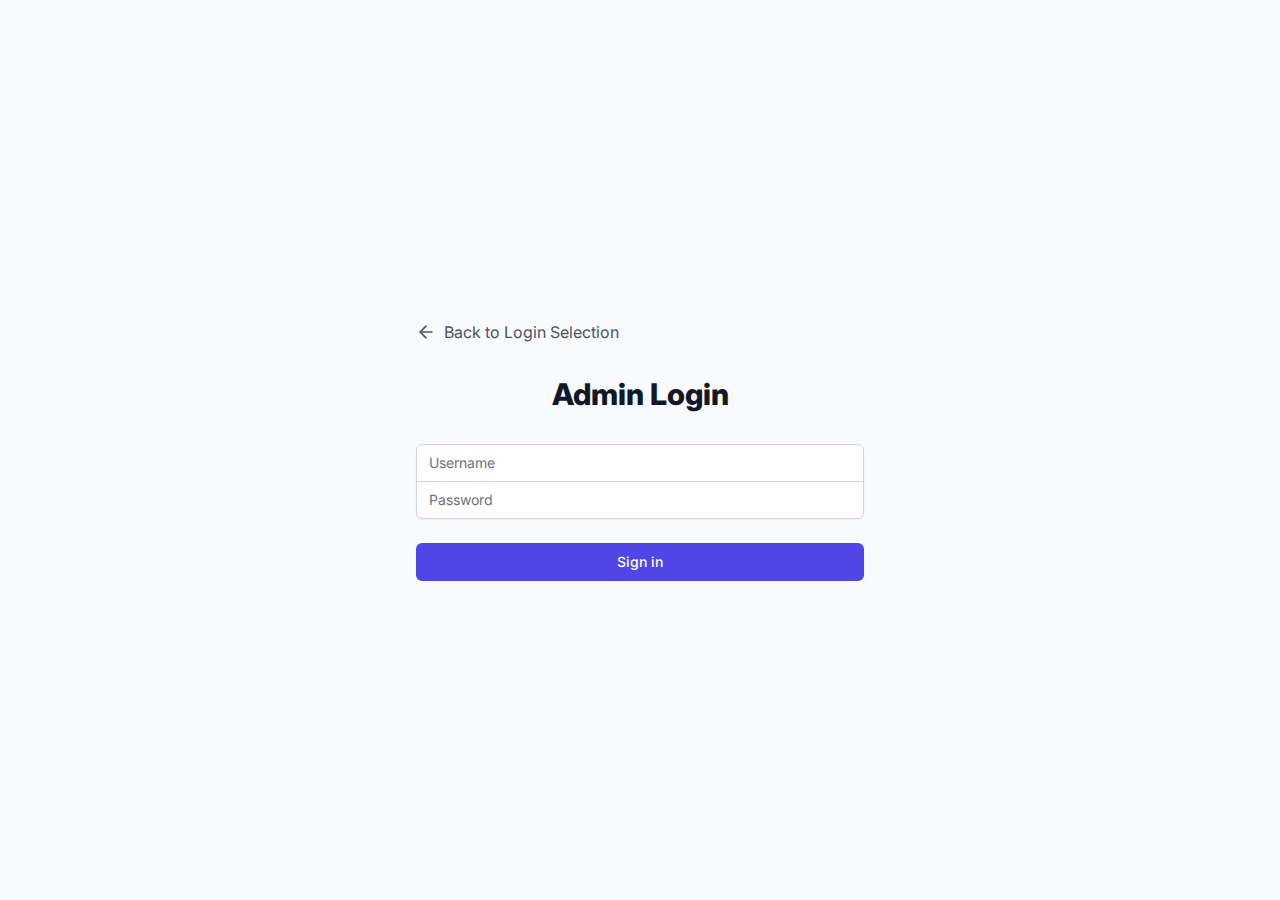
<file: index.html>
<!doctype html>
<html lang="en">
  <head>
    <meta charset="UTF-8" />
    <link rel="icon" type="image/svg+xml" href="/vite.svg" />
    <meta name="viewport" content="width=device-width, initial-scale=1.0" />
    <title>Serviq - Admin Portal</title>
    <link href="https://fonts.googleapis.com/css2?family=Inter:wght@400;500;600;700&display=swap" rel="stylesheet">
    <script type="module" crossorigin src="/assets/index-rPtRQ5hw.js"></script>
    <link rel="stylesheet" crossorigin href="/assets/index-BWzDzUUi.css">
  </head>
  <body>
    <div id="root"></div>
  </body>
</html>
</file>
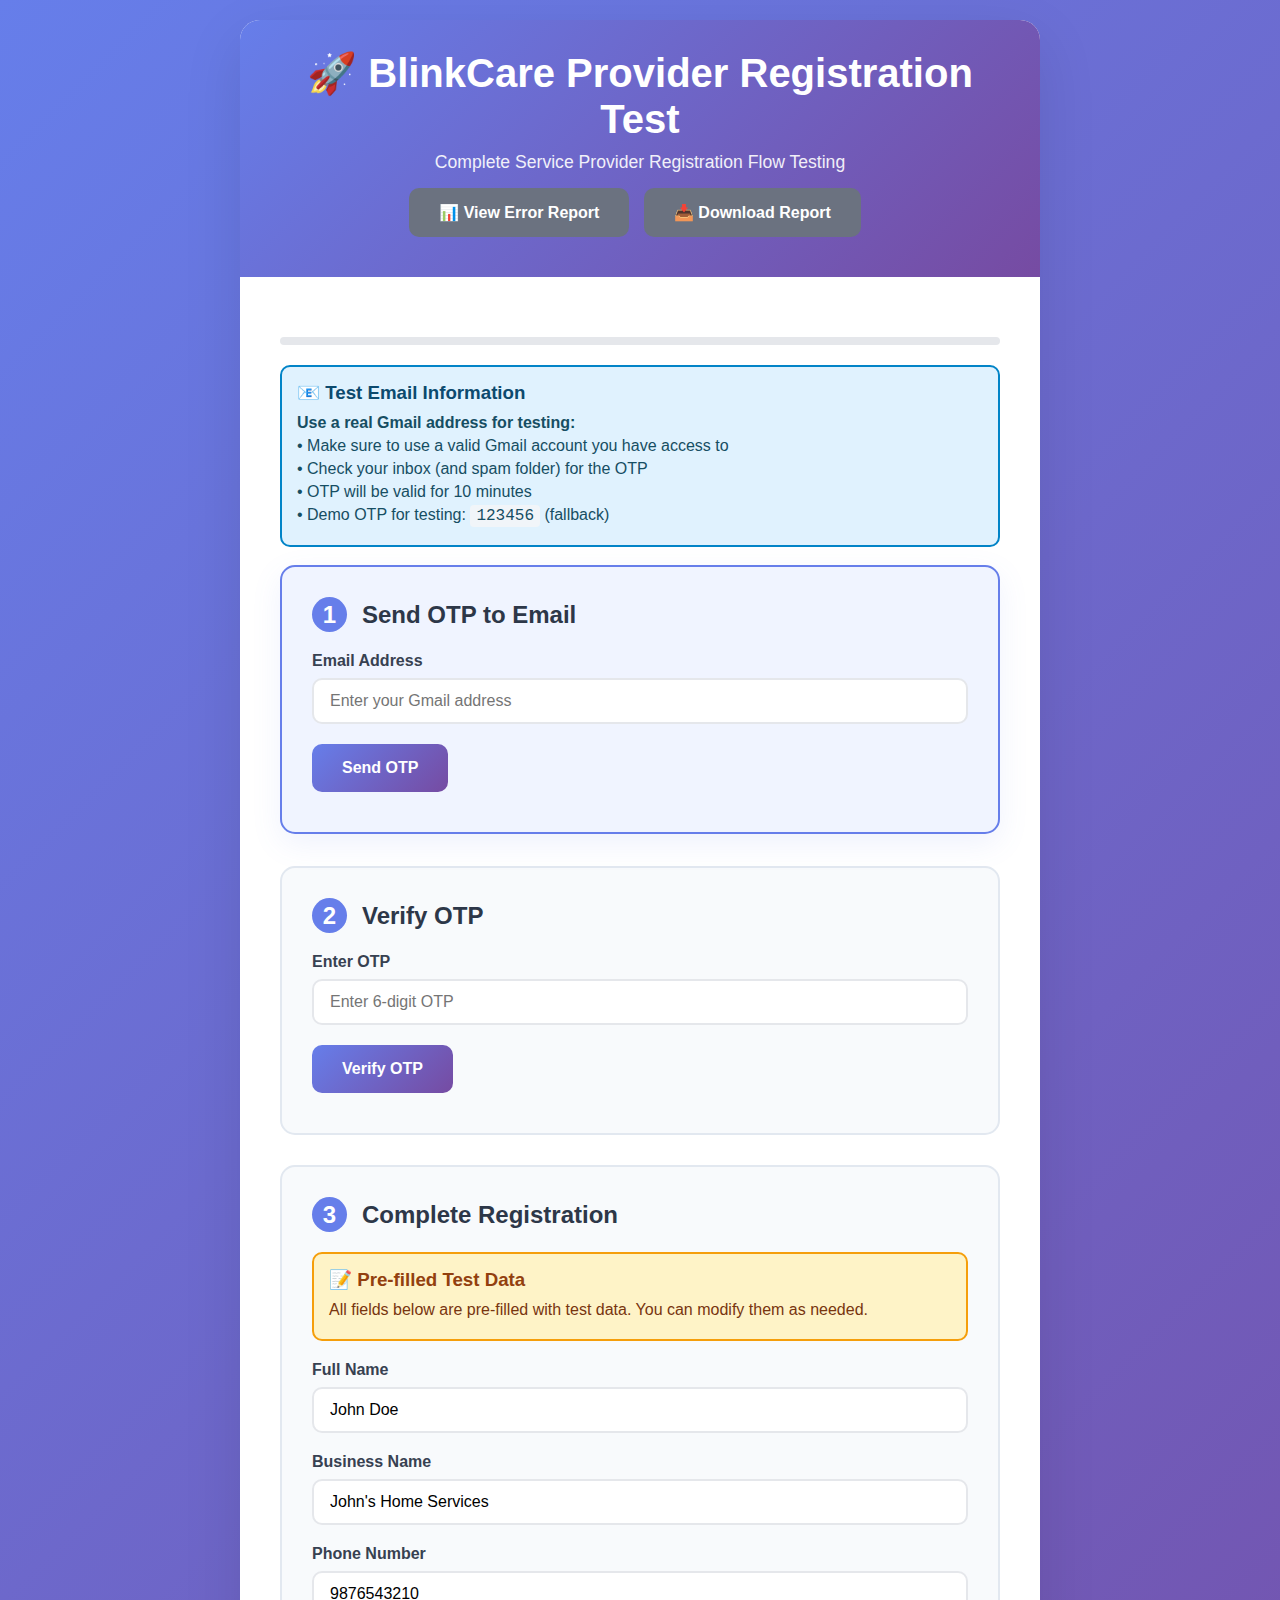
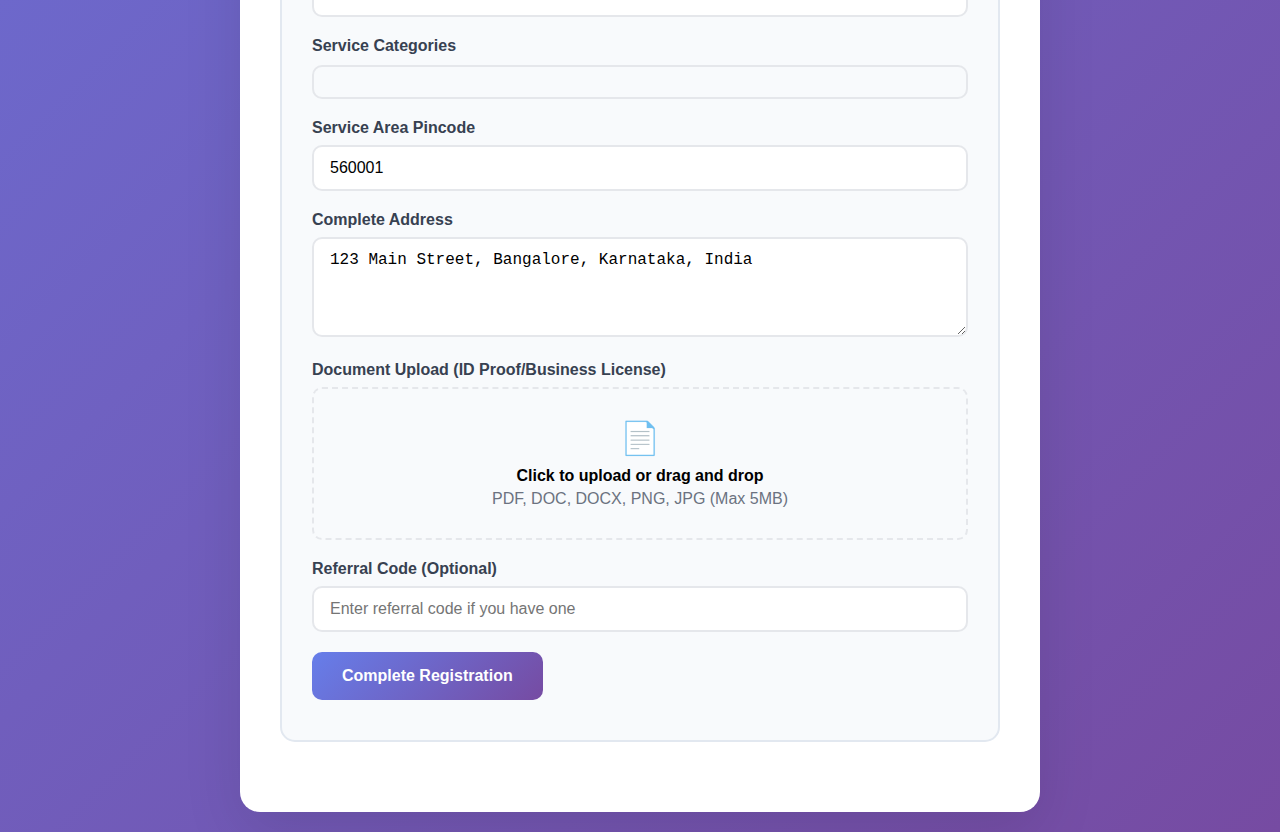
<file: test_provider_full_registration.html>
<!DOCTYPE html>
<html lang="en">
<head>
    <meta charset="UTF-8">
    <meta name="viewport" content="width=device-width, initial-scale=1.0">
    <title>BlinkCare - Service Provider Full Registration Test</title>
    <style>
        * {
            margin: 0;
            padding: 0;
            box-sizing: border-box;
        }

        body {
            font-family: 'Segoe UI', Tahoma, Geneva, Verdana, sans-serif;
            background: linear-gradient(135deg, #667eea 0%, #764ba2 100%);
            min-height: 100vh;
            padding: 20px;
        }

        .container {
            max-width: 800px;
            margin: 0 auto;
            background: white;
            border-radius: 20px;
            box-shadow: 0 20px 60px rgba(0, 0, 0, 0.1);
            overflow: hidden;
        }

        .header {
            background: linear-gradient(135deg, #667eea 0%, #764ba2 100%);
            color: white;
            text-align: center;
            padding: 30px;
        }

        .header h1 {
            font-size: 2.5rem;
            margin-bottom: 10px;
            font-weight: 700;
        }

        .header p {
            font-size: 1.1rem;
            opacity: 0.9;
        }

        .content {
            padding: 40px;
        }

        .step {
            background: #f8fafc;
            border: 2px solid #e2e8f0;
            border-radius: 15px;
            padding: 30px;
            margin-bottom: 30px;
            transition: all 0.3s ease;
        }

        .step.active {
            border-color: #667eea;
            background: #f0f4ff;
            transform: translateY(-2px);
            box-shadow: 0 10px 30px rgba(102, 126, 234, 0.1);
        }

        .step h2 {
            color: #2d3748;
            margin-bottom: 20px;
            font-size: 1.5rem;
            display: flex;
            align-items: center;
        }

        .step-number {
            background: #667eea;
            color: white;
            width: 35px;
            height: 35px;
            border-radius: 50%;
            display: flex;
            align-items: center;
            justify-content: center;
            margin-right: 15px;
            font-weight: bold;
        }

        .form-group {
            margin-bottom: 20px;
        }

        label {
            display: block;
            margin-bottom: 8px;
            font-weight: 600;
            color: #374151;
        }

        input, textarea, select {
            width: 100%;
            padding: 12px 16px;
            border: 2px solid #e5e7eb;
            border-radius: 10px;
            font-size: 1rem;
            transition: all 0.3s ease;
            background: white;
        }

        input:focus, textarea:focus, select:focus {
            outline: none;
            border-color: #667eea;
            box-shadow: 0 0 0 3px rgba(102, 126, 234, 0.1);
        }

        textarea {
            resize: vertical;
            min-height: 100px;
        }

        .checkbox-group {
            display: grid;
            grid-template-columns: repeat(auto-fit, minmax(200px, 1fr));
            gap: 10px;
            margin-top: 10px;
            max-height: 200px;
            overflow-y: auto;
            border: 2px solid #e5e7eb;
            border-radius: 10px;
            padding: 15px;
        }

        .checkbox-item {
            display: flex;
            align-items: center;
            padding: 8px;
            border-radius: 8px;
            transition: background-color 0.2s;
        }

        .checkbox-item:hover {
            background-color: #f3f4f6;
        }

        .checkbox-item input[type="checkbox"] {
            width: auto;
            margin-right: 10px;
            transform: scale(1.2);
        }

        .checkbox-item label {
            margin: 0;
            cursor: pointer;
            font-weight: 500;
        }

        .btn {
            background: linear-gradient(135deg, #667eea 0%, #764ba2 100%);
            color: white;
            padding: 15px 30px;
            border: none;
            border-radius: 10px;
            font-size: 1rem;
            font-weight: 600;
            cursor: pointer;
            transition: all 0.3s ease;
            margin-right: 10px;
            margin-bottom: 10px;
        }

        .btn:hover {
            transform: translateY(-2px);
            box-shadow: 0 10px 20px rgba(102, 126, 234, 0.3);
        }

        .btn:disabled {
            opacity: 0.5;
            cursor: not-allowed;
            transform: none;
            box-shadow: none;
        }

        .btn-secondary {
            background: #6b7280;
        }

        .btn-secondary:hover {
            background: #4b5563;
            box-shadow: 0 10px 20px rgba(107, 114, 128, 0.3);
        }

        .response {
            margin-top: 20px;
            padding: 15px;
            border-radius: 10px;
            font-weight: 500;
        }

        .response.success {
            background: #d1fae5;
            color: #065f46;
            border: 2px solid #10b981;
        }

        .response.error {
            background: #fee2e2;
            color: #991b1b;
            border: 2px solid #ef4444;
        }

        .response.info {
            background: #dbeafe;
            color: #1e40af;
            border: 2px solid #3b82f6;
        }

        .loading {
            display: inline-block;
            width: 20px;
            height: 20px;
            border: 3px solid #f3f3f3;
            border-top: 3px solid #667eea;
            border-radius: 50%;
            animation: spin 1s linear infinite;
            margin-right: 10px;
        }

        @keyframes spin {
            0% { transform: rotate(0deg); }
            100% { transform: rotate(360deg); }
        }

        .progress-bar {
            width: 100%;
            height: 8px;
            background: #e5e7eb;
            border-radius: 4px;
            margin: 20px 0;
            overflow: hidden;
        }

        .progress-fill {
            height: 100%;
            background: linear-gradient(135deg, #667eea 0%, #764ba2 100%);
            border-radius: 4px;
            transition: width 0.3s ease;
        }

        .file-upload {
            border: 2px dashed #e5e7eb;
            border-radius: 10px;
            padding: 30px;
            text-align: center;
            transition: all 0.3s ease;
            cursor: pointer;
        }

        .file-upload:hover {
            border-color: #667eea;
            background: #f8fafc;
        }

        .file-upload.dragover {
            border-color: #667eea;
            background: #f0f4ff;
        }

        .test-data {
            background: #fef3c7;
            border: 2px solid #f59e0b;
            border-radius: 10px;
            padding: 15px;
            margin-bottom: 20px;
        }

        .test-data h3 {
            color: #92400e;
            margin-bottom: 10px;
        }

        .test-data p {
            color: #78350f;
            margin: 5px 0;
        }

        .demo-email {
            background: #e0f2fe;
            border: 2px solid #0284c7;
            border-radius: 10px;
            padding: 15px;
            margin-bottom: 20px;
        }

        .demo-email h3 {
            color: #0c4a6e;
            margin-bottom: 10px;
        }

        .demo-email p {
            color: #164e63;
            margin: 5px 0;
        }

        .demo-email code {
            background: #f1f5f9;
            padding: 2px 6px;
            border-radius: 4px;
            font-family: 'Courier New', monospace;
        }
    </style>
</head>
<body>
    <div class="container">
        <div class="header">
            <h1>🚀 BlinkCare Provider Registration Test</h1>
            <p>Complete Service Provider Registration Flow Testing</p>
            <div style="margin-top: 15px;">
                <button class="btn btn-secondary" onclick="displayErrorReport()" style="margin-right: 10px;">📊 View Error Report</button>
                <button class="btn btn-secondary" onclick="downloadErrorReport()">📥 Download Report</button>
            </div>
        </div>

        <div class="content">
            <!-- Progress Bar -->
            <div class="progress-bar">
                <div class="progress-fill" id="progressFill" style="width: 0%"></div>
            </div>

            <!-- Demo Email Information -->
            <div class="demo-email">
                <h3>📧 Test Email Information</h3>
                <p><strong>Use a real Gmail address for testing:</strong></p>
                <p>• Make sure to use a valid Gmail account you have access to</p>
                <p>• Check your inbox (and spam folder) for the OTP</p>
                <p>• OTP will be valid for 10 minutes</p>
                <p>• Demo OTP for testing: <code>123456</code> (fallback)</p>
            </div>

            <!-- Step 1: Send OTP -->
            <div class="step active" id="step1">
                <h2><span class="step-number">1</span>Send OTP to Email</h2>
                
                <div class="form-group">
                    <label for="email">Email Address</label>
                    <input type="email" id="email" placeholder="Enter your Gmail address" required>
                </div>

                <button class="btn" onclick="sendOTP()">
                    <span id="sendOTPLoader"></span>
                    Send OTP
                </button>

                <div id="otpResponse" class="response" style="display: none;"></div>
            </div>

            <!-- Step 2: Verify OTP -->
            <div class="step" id="step2">
                <h2><span class="step-number">2</span>Verify OTP</h2>
                
                <div class="form-group">
                    <label for="otp">Enter OTP</label>
                    <input type="text" id="otp" placeholder="Enter 6-digit OTP" maxlength="6">
                </div>

                <button class="btn" onclick="verifyOTP()">
                    <span id="verifyOTPLoader"></span>
                    Verify OTP
                </button>

                <div id="verifyResponse" class="response" style="display: none;"></div>
            </div>

            <!-- Step 3: Complete Registration -->
            <div class="step" id="step3">
                <h2><span class="step-number">3</span>Complete Registration</h2>
                
                <div class="test-data">
                    <h3>📝 Pre-filled Test Data</h3>
                    <p>All fields below are pre-filled with test data. You can modify them as needed.</p>
                </div>

                <form id="registrationForm">
                    <div class="form-group">
                        <label for="name">Full Name</label>
                        <input type="text" id="name" name="name" value="John Doe" required>
                    </div>

                    <div class="form-group">
                        <label for="business_name">Business Name</label>
                        <input type="text" id="business_name" name="business_name" value="John's Home Services" required>
                    </div>

                    <div class="form-group">
                        <label for="phone_number">Phone Number</label>
                        <input type="tel" id="phone_number" name="phone_number" value="9876543210" required>
                    </div>

                    <div class="form-group">
                        <label for="service_type">Service Categories</label>
                        <div class="checkbox-group" id="serviceTypesContainer">
                            <!-- Service types will be loaded dynamically -->
                        </div>
                    </div>

                    <div class="form-group">
                        <label for="pincode">Service Area Pincode</label>
                        <input type="text" id="pincode" name="pincode" value="560001" maxlength="6" required>
                    </div>

                    <div class="form-group">
                        <label for="address">Complete Address</label>
                        <textarea id="address" name="address" required>123 Main Street, Bangalore, Karnataka, India</textarea>
                    </div>

                    <div class="form-group">
                        <label for="document">Document Upload (ID Proof/Business License)</label>
                        <div class="file-upload" onclick="document.getElementById('document').click()">
                            <input type="file" id="document" name="document" accept=".pdf,.doc,.docx,.png,.jpg,.jpeg" style="display: none;" onchange="handleFileUpload(this)">
                            <div id="fileUploadText">
                                <div style="font-size: 2rem; margin-bottom: 10px;">📄</div>
                                <p><strong>Click to upload or drag and drop</strong></p>
                                <p style="color: #6b7280; margin-top: 5px;">PDF, DOC, DOCX, PNG, JPG (Max 5MB)</p>
                            </div>
                        </div>
                    </div>

                    <div class="form-group">
                        <label for="referral">Referral Code (Optional)</label>
                        <input type="text" id="referral" name="referral" placeholder="Enter referral code if you have one">
                    </div>

                    <button type="button" class="btn" onclick="completeRegistration()">
                        <span id="registerLoader"></span>
                        Complete Registration
                    </button>
                </form>

                <div id="registerResponse" class="response" style="display: none;"></div>
            </div>

            <!-- Step 4: Results -->
            <div class="step" id="step4" style="display: none;">
                <h2><span class="step-number">✓</span>Registration Complete!</h2>
                <div class="response success">
                    <p><strong>🎉 Congratulations!</strong></p>
                    <p>Your service provider registration has been completed successfully!</p>
                    <p>Please wait for admin approval to start receiving service requests.</p>
                </div>

                <button class="btn btn-secondary" onclick="resetTest()">Reset Test</button>
            </div>

            <!-- Error Report Section -->
            <div class="step" id="errorReportSection" style="display: none;">
                <h2><span class="step-number">📊</span>Error Report & Diagnostics</h2>
                
                <div class="test-data">
                    <h3>🔍 Known Issues & Solutions</h3>
                    <div style="text-align: left;">
                        <p><strong>1. CORS Issues:</strong></p>
                        <ul style="margin-left: 20px; margin-bottom: 15px;">
                            <li>Error: "Load failed" or "CORS policy" errors</li>
                            <li>Solution: Ensure backend server is running with CORS enabled</li>
                            <li>Check: Backend should be accessible at http://localhost:5001</li>
                        </ul>
                        
                        <p><strong>2. Network Connectivity:</strong></p>
                        <ul style="margin-left: 20px; margin-bottom: 15px;">
                            <li>Error: "Failed to fetch" or connection refused</li>
                            <li>Solution: Start backend server with: <code>python3 app.py</code></li>
                            <li>Check: Verify port 5001 is not blocked by firewall</li>
                        </ul>
                        
                        <p><strong>3. Database Connection:</strong></p>
                        <ul style="margin-left: 20px; margin-bottom: 15px;">
                            <li>Error: "Database connection failed"</li>
                            <li>Solution: Ensure MySQL database is running and configured</li>
                            <li>Check: Database credentials in app.py configuration</li>
                        </ul>
                        
                        <p><strong>4. File Upload Issues:</strong></p>
                        <ul style="margin-left: 20px; margin-bottom: 15px;">
                            <li>Error: "Document upload failed"</li>
                            <li>Solution: Check file size (max 5MB) and format (PDF, DOC, PNG, JPG)</li>
                            <li>Check: Ensure uploads directory has write permissions</li>
                        </ul>
                        
                        <p><strong>5. Email/OTP Issues:</strong></p>
                        <ul style="margin-left: 20px; margin-bottom: 15px;">
                            <li>Error: "OTP not received" or "Email sending failed"</li>
                            <li>Solution: Check email configuration in backend</li>
                            <li>Fallback: Use test OTP "123456" for development</li>
                        </ul>
                    </div>
                </div>

                <div class="demo-email">
                    <h3>🛠️ Troubleshooting Steps</h3>
                    <div style="text-align: left;">
                        <p><strong>Step 1: Check Backend Status</strong></p>
                        <p>• Open terminal and run: <code>curl http://localhost:5001/user/categories</code></p>
                        <p>• Should return JSON with categories list</p>
                        
                        <p><strong>Step 2: Check Frontend Status</strong></p>
                        <p>• Open browser and go to: <code>http://localhost:5173</code></p>
                        <p>• Should load the React application</p>
                        
                        <p><strong>Step 3: Check Database</strong></p>
                        <p>• Ensure MySQL is running</p>
                        <p>• Check database connection in backend logs</p>
                        
                        <p><strong>Step 4: Check File Permissions</strong></p>
                        <p>• Ensure uploads directory exists and is writable</p>
                        <p>• Check backend logs for file upload errors</p>
                    </div>
                </div>

                <div class="form-group">
                    <label>System Information</label>
                    <div style="background: #f3f4f6; padding: 15px; border-radius: 8px; font-family: monospace; font-size: 12px;">
                        <div id="systemInfo">Loading system information...</div>
                    </div>
                </div>

                <button class="btn" onclick="runDiagnostics()">🔧 Run Full Diagnostics</button>
                <button class="btn btn-secondary" onclick="document.getElementById('errorReportSection').style.display='none'">Close Report</button>
            </div>
        </div>
    </div>

    <script>
        let currentStep = 1;
        let providerEmail = '';
        let serviceTypes = [];
        
        // Error tracking and reporting
        const errorReport = {
            timestamp: new Date().toISOString(),
            errors: [],
            warnings: [],
            steps: {
                step1: { status: 'pending', errors: [], timestamp: null },
                step2: { status: 'pending', errors: [], timestamp: null },
                step3: { status: 'pending', errors: [], timestamp: null }
            },
            networkIssues: [],
            validationErrors: [],
            backendStatus: 'unknown'
        };

        // Error reporting functions
        function logError(step, error, details = {}) {
            const errorEntry = {
                step: step,
                error: error,
                details: details,
                timestamp: new Date().toISOString(),
                userAgent: navigator.userAgent,
                url: window.location.href
            };
            
            errorReport.errors.push(errorEntry);
            errorReport.steps[step].errors.push(errorEntry);
            
            console.error(`[${step}] ${error}`, details);
        }

        function logWarning(step, warning, details = {}) {
            const warningEntry = {
                step: step,
                warning: warning,
                details: details,
                timestamp: new Date().toISOString()
            };
            
            errorReport.warnings.push(warningEntry);
            console.warn(`[${step}] ${warning}`, details);
        }

        function logNetworkIssue(url, error, response = null) {
            const networkIssue = {
                url: url,
                error: error,
                response: response,
                timestamp: new Date().toISOString()
            };
            
            errorReport.networkIssues.push(networkIssue);
            console.error(`[NETWORK] ${url}: ${error}`, response);
        }

        function logValidationError(field, error, value = null) {
            const validationError = {
                field: field,
                error: error,
                value: value,
                timestamp: new Date().toISOString()
            };
            
            errorReport.validationErrors.push(validationError);
            console.error(`[VALIDATION] ${field}: ${error}`, value);
        }

        function logInfo(message, details = {}) {
            console.info(`[INFO] ${message}`, details);
        }

        function updateStepStatus(step, status, error = null) {
            errorReport.steps[step].status = status;
            errorReport.steps[step].timestamp = new Date().toISOString();
            
            if (error) {
                logError(step, error);
            }
        }

        function generateErrorReport() {
            const report = {
                ...errorReport,
                summary: {
                    totalErrors: errorReport.errors.length,
                    totalWarnings: errorReport.warnings.length,
                    networkIssues: errorReport.networkIssues.length,
                    validationErrors: errorReport.validationErrors.length,
                    completedSteps: Object.values(errorReport.steps).filter(s => s.status === 'completed').length,
                    failedSteps: Object.values(errorReport.steps).filter(s => s.status === 'failed').length
                }
            };
            
            return report;
        }

        function displayErrorReport() {
            // Show the full error report section
            document.getElementById('errorReportSection').style.display = 'block';
            document.getElementById('errorReportSection').scrollIntoView({ behavior: 'smooth' });
            
            // Update system information
            updateSystemInfo();
        }

        function updateSystemInfo() {
            const systemInfo = document.getElementById('systemInfo');
            const info = {
                userAgent: navigator.userAgent,
                platform: navigator.platform,
                language: navigator.language,
                cookieEnabled: navigator.cookieEnabled,
                onLine: navigator.onLine,
                timestamp: new Date().toISOString(),
                url: window.location.href,
                referrer: document.referrer,
                screen: {
                    width: screen.width,
                    height: screen.height,
                    colorDepth: screen.colorDepth
                },
                viewport: {
                    width: window.innerWidth,
                    height: window.innerHeight
                }
            };
            
            systemInfo.innerHTML = JSON.stringify(info, null, 2);
        }

        async function runDiagnostics() {
            const diagnostics = {
                timestamp: new Date().toISOString(),
                tests: {}
            };
            
            // Test 1: Backend connectivity
            try {
                const response = await fetch('http://localhost:5001/user/categories', {
                    method: 'GET',
                    headers: { 'Content-Type': 'application/json' },
                    mode: 'cors'
                });
                
                diagnostics.tests.backendConnectivity = {
                    status: response.ok ? 'pass' : 'fail',
                    statusCode: response.status,
                    responseTime: Date.now(),
                    details: response.ok ? 'Backend is accessible' : `HTTP ${response.status}`
                };
            } catch (error) {
                diagnostics.tests.backendConnectivity = {
                    status: 'fail',
                    error: error.message,
                    details: 'Backend server is not accessible'
                };
            }
            
            // Test 2: CORS support
            try {
                const response = await fetch('http://localhost:5001/user/categories', {
                    method: 'OPTIONS',
                    headers: { 'Content-Type': 'application/json' },
                    mode: 'cors'
                });
                
                diagnostics.tests.corsSupport = {
                    status: response.ok ? 'pass' : 'fail',
                    statusCode: response.status,
                    details: response.ok ? 'CORS is properly configured' : 'CORS issues detected'
                };
            } catch (error) {
                diagnostics.tests.corsSupport = {
                    status: 'fail',
                    error: error.message,
                    details: 'CORS test failed'
                };
            }
            
            // Test 3: Service types endpoint
            try {
                const response = await fetch('http://localhost:5001/user/categories');
                const data = await response.json();
                
                diagnostics.tests.serviceTypesEndpoint = {
                    status: (response.ok && data.success && data.categories) ? 'pass' : 'fail',
                    statusCode: response.status,
                    categoriesCount: data.categories ? data.categories.length : 0,
                    details: data.success ? 'Service types loaded successfully' : 'Invalid response format'
                };
            } catch (error) {
                diagnostics.tests.serviceTypesEndpoint = {
                    status: 'fail',
                    error: error.message,
                    details: 'Service types endpoint failed'
                };
            }
            
            // Test 4: File upload capability
            try {
                const testFile = new File(['test content'], 'test.txt', { type: 'text/plain' });
                const formData = new FormData();
                formData.append('test', testFile);
                
                diagnostics.tests.fileUploadCapability = {
                    status: 'pass',
                    details: 'File upload capability is available',
                    supportedTypes: ['text/plain', 'application/pdf', 'image/png', 'image/jpeg']
                };
            } catch (error) {
                diagnostics.tests.fileUploadCapability = {
                    status: 'fail',
                    error: error.message,
                    details: 'File upload capability test failed'
                };
            }
            
            // Display diagnostics results
            const report = generateErrorReport();
            const diagnosticsHTML = `
                <div style="background: #f3f4f6; padding: 15px; border-radius: 8px; margin-top: 15px;">
                    <h4>🔧 Diagnostic Results</h4>
                    <div style="font-family: monospace; font-size: 12px;">
                        ${Object.entries(diagnostics.tests).map(([test, result]) => `
                            <div style="margin: 5px 0; padding: 5px; border-radius: 4px; background: ${result.status === 'pass' ? '#d1fae5' : '#fee2e2'};">
                                <strong>${test}:</strong> ${result.status === 'pass' ? '✅' : '❌'} ${result.details}
                                ${result.statusCode ? ` (${result.statusCode})` : ''}
                            </div>
                        `).join('')}
                    </div>
                </div>
            `;
            
            document.getElementById('errorReportSection').insertAdjacentHTML('beforeend', diagnosticsHTML);
            
            // Add to error report
            errorReport.diagnostics = diagnostics;
        }

        function downloadErrorReport() {
            const report = generateErrorReport();
            const blob = new Blob([JSON.stringify(report, null, 2)], { type: 'application/json' });
            const url = URL.createObjectURL(blob);
            const a = document.createElement('a');
            a.href = url;
            a.download = `blinkcare-error-report-${new Date().toISOString().split('T')[0]}.json`;
            document.body.appendChild(a);
            a.click();
            document.body.removeChild(a);
            URL.revokeObjectURL(url);
        }

        // Global error handler
        window.addEventListener('error', function(event) {
            logError('global', event.error?.message || event.message, {
                filename: event.filename,
                lineno: event.lineno,
                colno: event.colno,
                stack: event.error?.stack
            });
            displayErrorReport();
        });

        window.addEventListener('unhandledrejection', function(event) {
            logError('global', 'Unhandled Promise Rejection', {
                reason: event.reason?.toString(),
                stack: event.reason?.stack
            });
            displayErrorReport();
            
            // Prevent the default behavior (console error)
            event.preventDefault();
        });

        // Additional error handling for fetch operations
        const originalFetch = window.fetch;
        window.fetch = function(...args) {
            return originalFetch.apply(this, args)
                .then(response => {
                    if (!response.ok) {
                        logNetworkIssue(args[0], `HTTP ${response.status}: ${response.statusText}`, {
                            status: response.status,
                            statusText: response.statusText
                        });
                    }
                    return response;
                })
                .catch(error => {
                    logNetworkIssue(args[0], error.message, error);
                    throw error;
                });
        };

        // Initialize the test
        document.addEventListener('DOMContentLoaded', function() {
            loadServiceTypes();
            setupFileUpload();
        });

        // Load service categories
        async function loadServiceTypes() {
            try {
                const response = await fetch('http://localhost:5001/user/categories', {
                    method: 'GET',
                    headers: {
                        'Content-Type': 'application/json',
                    },
                    mode: 'cors'
                });
                
                if (!response.ok) {
                    const errorMsg = `HTTP error! status: ${response.status}`;
                    logNetworkIssue('http://localhost:5001/user/categories', errorMsg, {
                        status: response.status,
                        statusText: response.statusText
                    });
                    throw new Error(errorMsg);
                }
                
                const data = await response.json();
                
                // Handle both response formats (with and without success field)
                if ((data.success && data.categories) || data.categories) {
                    serviceTypes = data.categories;
                    renderServiceTypes();
                    logInfo('Service types loaded successfully', { count: data.categories.length });
                } else {
                    const errorMsg = 'Invalid response format from categories API';
                    logError('initialization', errorMsg, { response: data });
                    throw new Error(errorMsg);
                }
            } catch (error) {
                logError('initialization', 'Failed to load service types', {
                    error: error.message,
                    stack: error.stack
                });
                
                // Use fallback data
                serviceTypes = [
                    { name: 'Plumbing' },
                    { name: 'Electrical' },
                    { name: 'AC Repair' },
                    { name: 'Carpentry' },
                    { name: 'Painting' },
                    { name: 'Cleaning' },
                    { name: 'Pest Control' },
                    { name: 'Appliance Repair' },
                    { name: 'Home Appliances' },
                    { name: 'Beauty & Spa' }
                ];
                renderServiceTypes();
                logWarning('initialization', 'Using fallback service types', { count: serviceTypes.length });
            }
        }

        // Render service types as checkboxes
        function renderServiceTypes() {
            const container = document.getElementById('serviceTypesContainer');
            container.innerHTML = '';
            
            serviceTypes.forEach((service, index) => {
                const div = document.createElement('div');
                div.className = 'checkbox-item';
                
                div.innerHTML = `
                    <input type="checkbox" id="service_${index}" name="service_type" value="${service.name}" ${index < 3 ? 'checked' : ''}>
                    <label for="service_${index}">${service.name}</label>
                `;
                
                container.appendChild(div);
            });
        }

        // Setup file upload drag and drop
        function setupFileUpload() {
            const fileUpload = document.querySelector('.file-upload');
            
            fileUpload.addEventListener('dragover', function(e) {
                e.preventDefault();
                this.classList.add('dragover');
            });
            
            fileUpload.addEventListener('dragleave', function(e) {
                e.preventDefault();
                this.classList.remove('dragover');
            });
            
            fileUpload.addEventListener('drop', function(e) {
                e.preventDefault();
                this.classList.remove('dragover');
                
                const files = e.dataTransfer.files;
                if (files.length > 0) {
                    document.getElementById('document').files = files;
                    handleFileUpload(document.getElementById('document'));
                }
            });
        }

        // Handle file upload
        function handleFileUpload(input) {
            const file = input.files[0];
            const textElement = document.getElementById('fileUploadText');
            
            if (file) {
                textElement.innerHTML = `
                    <div style="font-size: 2rem; margin-bottom: 10px;">✅</div>
                    <p><strong>File Selected: ${file.name}</strong></p>
                    <p style="color: #6b7280; margin-top: 5px;">Size: ${(file.size / 1024 / 1024).toFixed(2)} MB</p>
                `;
            }
        }

        // Step 1: Send OTP
        async function sendOTP() {
            const email = document.getElementById('email').value.trim();
            const loader = document.getElementById('sendOTPLoader');
            const response = document.getElementById('otpResponse');
            
            if (!email) {
                logValidationError('email', 'Email address is required');
                showResponse('otpResponse', 'Please enter an email address', 'error');
                return;
            }
            
            if (!isValidEmail(email)) {
                logValidationError('email', 'Invalid email format', email);
                showResponse('otpResponse', 'Please enter a valid email address', 'error');
                return;
            }
            
            loader.innerHTML = '<div class="loading"></div>';
            updateStepStatus('step1', 'in_progress');
            
            try {
                const res = await fetch('http://localhost:5001/provider/send-otp', {
                    method: 'POST',
                    headers: {
                        'Content-Type': 'application/json'
                    },
                    body: JSON.stringify({ email })
                });
                
                if (!res.ok) {
                    const errorMsg = `HTTP error! status: ${res.status}`;
                    logNetworkIssue('http://localhost:5001/provider/send-otp', errorMsg, {
                        status: res.status,
                        statusText: res.statusText,
                        email: email
                    });
                    throw new Error(errorMsg);
                }
                
                const data = await res.json();
                
                if (data.success) {
                    providerEmail = email;
                    updateStepStatus('step1', 'completed');
                    showResponse('otpResponse', `✅ OTP sent successfully to ${email}! Check your inbox (and spam folder). Test OTP: ${data.otp || '123456'}`, 'success');
                    activateStep(2);
                    updateProgress(33);
                    logInfo('OTP sent successfully', { email: email, otp: data.otp });
                } else {
                    const errorMsg = data.message || 'Unknown error';
                    logError('step1', 'OTP send failed', { email: email, response: data });
                    updateStepStatus('step1', 'failed', errorMsg);
                    showResponse('otpResponse', `❌ ${errorMsg}`, 'error');
                }
            } catch (error) {
                const errorMsg = `Failed to send OTP: ${error.message}`;
                logError('step1', errorMsg, { 
                    email: email, 
                    error: error.message,
                    stack: error.stack 
                });
                updateStepStatus('step1', 'failed', errorMsg);
                showResponse('otpResponse', '❌ Failed to send OTP. Please check if the backend server is running.', 'error');
                displayErrorReport();
            } finally {
                loader.innerHTML = '';
            }
        }

        // Step 2: Verify OTP
        async function verifyOTP() {
            const otp = document.getElementById('otp').value.trim();
            const loader = document.getElementById('verifyOTPLoader');
            
            if (!otp) {
                showResponse('verifyResponse', 'Please enter the OTP', 'error');
                return;
            }
            
            if (!providerEmail) {
                showResponse('verifyResponse', 'Please send OTP first', 'error');
                return;
            }
            
            loader.innerHTML = '<div class="loading"></div>';
            
            try {
                const res = await fetch('http://localhost:5001/provider/verify-otp', {
                    method: 'POST',
                    headers: {
                        'Content-Type': 'application/json'
                    },
                    body: JSON.stringify({ 
                        email: providerEmail, 
                        otp: otp 
                    })
                });
                
                const data = await res.json();
                
                if (data.success) {
                    if (data.is_existing) {
                        showResponse('verifyResponse', '✅ Login successful! You are already registered.', 'success');
                        document.getElementById('step4').style.display = 'block';
                        updateProgress(100);
                    } else {
                        showResponse('verifyResponse', '✅ OTP verified successfully! Please complete your registration.', 'success');
                        document.getElementById('email').value = data.email;
                        activateStep(3);
                        updateProgress(66);
                    }
                } else {
                    showResponse('verifyResponse', `❌ ${data.message}`, 'error');
                }
            } catch (error) {
                console.error('Error verifying OTP:', error);
                showResponse('verifyResponse', '❌ Failed to verify OTP. Please try again.', 'error');
            } finally {
                loader.innerHTML = '';
            }
        }

        // Step 3: Complete Registration
        async function completeRegistration() {
            const loader = document.getElementById('registerLoader');
            const form = document.getElementById('registrationForm');
            const formData = new FormData();
            
            try {
                // Get form data
                const name = document.getElementById('name').value.trim();
                const business_name = document.getElementById('business_name').value.trim();
                const phone_number = document.getElementById('phone_number').value.trim();
                const pincode = document.getElementById('pincode').value.trim();
                const address = document.getElementById('address').value.trim();
                const referral = document.getElementById('referral').value.trim();
                const documentFile = document.getElementById('document').files[0];
                
                logInfo('Starting registration process', { 
                    name, business_name, phone_number, pincode, 
                    hasDocument: !!documentFile, referral 
                });
            
                // Get selected service types
                const selectedServices = [];
                const serviceCheckboxes = document.querySelectorAll('input[name="service_type"]:checked');
                serviceCheckboxes.forEach(checkbox => {
                    selectedServices.push(checkbox.value);
                });
                
                logInfo('Selected services', { selectedServices });
                
                // Validation
                if (!name || !business_name || !phone_number || !pincode || !address) {
                    const errorMsg = 'Please fill in all required fields';
                    logValidationError('form', errorMsg);
                    showResponse('registerResponse', `❌ ${errorMsg}`, 'error');
                    return;
                }
                
                if (selectedServices.length === 0) {
                    const errorMsg = 'Please select at least one service category';
                    logValidationError('service_type', errorMsg);
                    showResponse('registerResponse', `❌ ${errorMsg}`, 'error');
                    return;
                }
                
                if (!documentFile) {
                    const errorMsg = 'Please upload a document';
                    logValidationError('document', errorMsg);
                    showResponse('registerResponse', `❌ ${errorMsg}`, 'error');
                    return;
                }
                
                if (pincode.length !== 6 || !/^\d{6}$/.test(pincode)) {
                    const errorMsg = 'Please enter a valid 6-digit pincode';
                    logValidationError('pincode', errorMsg, pincode);
                    showResponse('registerResponse', `❌ ${errorMsg}`, 'error');
                    return;
                }
                
                if (phone_number.length !== 10 || !/^\d{10}$/.test(phone_number)) {
                    const errorMsg = 'Please enter a valid 10-digit phone number';
                    logValidationError('phone_number', errorMsg, phone_number);
                    showResponse('registerResponse', `❌ ${errorMsg}`, 'error');
                    return;
                }
                
                loader.innerHTML = '<div class="loading"></div>';
                updateStepStatus('step3', 'in_progress');
                
                // Prepare form data
                formData.append('name', name);
                formData.append('email', providerEmail);
                formData.append('business_name', business_name);
                formData.append('phone_number', phone_number);
                formData.append('pincode', pincode);
                formData.append('address', address);
                formData.append('document', documentFile);
                
                if (referral) {
                    formData.append('referral', referral);
                }
                
                // Append service types
                selectedServices.forEach(service => {
                    formData.append('service_type[]', service);
                });
                
                logInfo('Sending registration request', { 
                    email: providerEmail, 
                    serviceCount: selectedServices.length,
                    hasDocument: !!documentFile 
                });
                
                const res = await fetch('http://localhost:5001/provider/register', {
                    method: 'POST',
                    body: formData
                });
                
                if (!res.ok) {
                    const errorMsg = `HTTP error! status: ${res.status}`;
                    logNetworkIssue('http://localhost:5001/provider/register', errorMsg, {
                        status: res.status,
                        statusText: res.statusText
                    });
                    throw new Error(errorMsg);
                }
                
                let data;
                try {
                    const responseText = await res.text();
                    logInfo('Raw response received', { responseText: responseText.substring(0, 200) });
                    data = JSON.parse(responseText);
                } catch (parseError) {
                    logError('step3', 'Failed to parse response', { 
                        parseError: parseError.message,
                        responseText: responseText || 'No response text available'
                    });
                    throw new Error('Invalid response format from server');
                }
                
                logInfo('Registration response received', { success: data.success, message: data.message });
                
                if (data.success) {
                    updateStepStatus('step3', 'completed');
                    showResponse('registerResponse', '🎉 Registration completed successfully! Please wait for admin approval.', 'success');
                    document.getElementById('step4').style.display = 'block';
                    updateProgress(100);
                    
                    // Auto-scroll to results
                    setTimeout(() => {
                        document.getElementById('step4').scrollIntoView({ behavior: 'smooth' });
                    }, 1000);
                } else {
                    const errorMsg = data.message || 'Registration failed';
                    logError('step3', 'Registration failed', { response: data });
                    updateStepStatus('step3', 'failed', errorMsg);
                    showResponse('registerResponse', `❌ ${errorMsg}`, 'error');
                }
            } catch (error) {
                const errorMsg = `Failed to complete registration: ${error.message}`;
                logError('step3', errorMsg, { 
                    error: error.message,
                    stack: error.stack 
                });
                updateStepStatus('step3', 'failed', errorMsg);
                showResponse('registerResponse', `❌ ${errorMsg}`, 'error');
                displayErrorReport();
            } finally {
                loader.innerHTML = '';
            }
        }

        // Utility functions
        function isValidEmail(email) {
            const emailRegex = /^[^\s@]+@[^\s@]+\.[^\s@]+$/;
            return emailRegex.test(email);
        }

        function showResponse(elementId, message, type) {
            const element = document.getElementById(elementId);
            element.textContent = message;
            element.className = `response ${type}`;
            element.style.display = 'block';
        }

        function activateStep(stepNumber) {
            // Remove active class from all steps
            document.querySelectorAll('.step').forEach(step => {
                step.classList.remove('active');
            });
            
            // Add active class to current step
            document.getElementById(`step${stepNumber}`).classList.add('active');
            currentStep = stepNumber;
        }

        function updateProgress(percentage) {
            document.getElementById('progressFill').style.width = `${percentage}%`;
        }

        function resetTest() {
            // Reset all form fields
            document.getElementById('email').value = '';
            document.getElementById('otp').value = '';
            document.getElementById('registrationForm').reset();
            
            // Reset state
            currentStep = 1;
            providerEmail = '';
            
            // Reset error report
            errorReport.errors = [];
            errorReport.warnings = [];
            errorReport.networkIssues = [];
            errorReport.validationErrors = [];
            errorReport.steps = {
                step1: { status: 'pending', errors: [], timestamp: null },
                step2: { status: 'pending', errors: [], timestamp: null },
                step3: { status: 'pending', errors: [], timestamp: null }
            };
            
            // Reset UI
            document.querySelectorAll('.response').forEach(el => {
                el.style.display = 'none';
            });
            
            document.getElementById('step4').style.display = 'none';
            document.getElementById('errorReportSection').style.display = 'none';
            
            // Remove any floating error reports
            const existingReport = document.getElementById('errorReport');
            if (existingReport) {
                existingReport.remove();
            }
            
            activateStep(1);
            updateProgress(0);
            
            // Reset file upload
            document.getElementById('fileUploadText').innerHTML = `
                <div style="font-size: 2rem; margin-bottom: 10px;">📄</div>
                <p><strong>Click to upload or drag and drop</strong></p>
                <p style="color: #6b7280; margin-top: 5px;">PDF, DOC, DOCX, PNG, JPG (Max 5MB)</p>
            `;
            
            // Reload service types and pre-select some
            renderServiceTypes();
            
            // Scroll to top
            window.scrollTo({ top: 0, behavior: 'smooth' });
            
            logInfo('Test reset completed');
        }
    </script>
</body>
</html>
</file>
<file: assets/index-BWzDzUUi.css>
*,:before,:after{--tw-border-spacing-x: 0;--tw-border-spacing-y: 0;--tw-translate-x: 0;--tw-translate-y: 0;--tw-rotate: 0;--tw-skew-x: 0;--tw-skew-y: 0;--tw-scale-x: 1;--tw-scale-y: 1;--tw-pan-x: ;--tw-pan-y: ;--tw-pinch-zoom: ;--tw-scroll-snap-strictness: proximity;--tw-gradient-from-position: ;--tw-gradient-via-position: ;--tw-gradient-to-position: ;--tw-ordinal: ;--tw-slashed-zero: ;--tw-numeric-figure: ;--tw-numeric-spacing: ;--tw-numeric-fraction: ;--tw-ring-inset: ;--tw-ring-offset-width: 0px;--tw-ring-offset-color: #fff;--tw-ring-color: rgb(59 130 246 / .5);--tw-ring-offset-shadow: 0 0 #0000;--tw-ring-shadow: 0 0 #0000;--tw-shadow: 0 0 #0000;--tw-shadow-colored: 0 0 #0000;--tw-blur: ;--tw-brightness: ;--tw-contrast: ;--tw-grayscale: ;--tw-hue-rotate: ;--tw-invert: ;--tw-saturate: ;--tw-sepia: ;--tw-drop-shadow: ;--tw-backdrop-blur: ;--tw-backdrop-brightness: ;--tw-backdrop-contrast: ;--tw-backdrop-grayscale: ;--tw-backdrop-hue-rotate: ;--tw-backdrop-invert: ;--tw-backdrop-opacity: ;--tw-backdrop-saturate: ;--tw-backdrop-sepia: ;--tw-contain-size: ;--tw-contain-layout: ;--tw-contain-paint: ;--tw-contain-style: }::backdrop{--tw-border-spacing-x: 0;--tw-border-spacing-y: 0;--tw-translate-x: 0;--tw-translate-y: 0;--tw-rotate: 0;--tw-skew-x: 0;--tw-skew-y: 0;--tw-scale-x: 1;--tw-scale-y: 1;--tw-pan-x: ;--tw-pan-y: ;--tw-pinch-zoom: ;--tw-scroll-snap-strictness: proximity;--tw-gradient-from-position: ;--tw-gradient-via-position: ;--tw-gradient-to-position: ;--tw-ordinal: ;--tw-slashed-zero: ;--tw-numeric-figure: ;--tw-numeric-spacing: ;--tw-numeric-fraction: ;--tw-ring-inset: ;--tw-ring-offset-width: 0px;--tw-ring-offset-color: #fff;--tw-ring-color: rgb(59 130 246 / .5);--tw-ring-offset-shadow: 0 0 #0000;--tw-ring-shadow: 0 0 #0000;--tw-shadow: 0 0 #0000;--tw-shadow-colored: 0 0 #0000;--tw-blur: ;--tw-brightness: ;--tw-contrast: ;--tw-grayscale: ;--tw-hue-rotate: ;--tw-invert: ;--tw-saturate: ;--tw-sepia: ;--tw-drop-shadow: ;--tw-backdrop-blur: ;--tw-backdrop-brightness: ;--tw-backdrop-contrast: ;--tw-backdrop-grayscale: ;--tw-backdrop-hue-rotate: ;--tw-backdrop-invert: ;--tw-backdrop-opacity: ;--tw-backdrop-saturate: ;--tw-backdrop-sepia: ;--tw-contain-size: ;--tw-contain-layout: ;--tw-contain-paint: ;--tw-contain-style: }*,:before,:after{box-sizing:border-box;border-width:0;border-style:solid;border-color:#e5e7eb}:before,:after{--tw-content: ""}html,:host{line-height:1.5;-webkit-text-size-adjust:100%;-moz-tab-size:4;-o-tab-size:4;tab-size:4;font-family:Inter,sans-serif;font-feature-settings:normal;font-variation-settings:normal;-webkit-tap-highlight-color:transparent}body{margin:0;line-height:inherit}hr{height:0;color:inherit;border-top-width:1px}abbr:where([title]){-webkit-text-decoration:underline dotted;text-decoration:underline dotted}h1,h2,h3,h4,h5,h6{font-size:inherit;font-weight:inherit}a{color:inherit;text-decoration:inherit}b,strong{font-weight:bolder}code,kbd,samp,pre{font-family:ui-monospace,SFMono-Regular,Menlo,Monaco,Consolas,Liberation Mono,Courier New,monospace;font-feature-settings:normal;font-variation-settings:normal;font-size:1em}small{font-size:80%}sub,sup{font-size:75%;line-height:0;position:relative;vertical-align:baseline}sub{bottom:-.25em}sup{top:-.5em}table{text-indent:0;border-color:inherit;border-collapse:collapse}button,input,optgroup,select,textarea{font-family:inherit;font-feature-settings:inherit;font-variation-settings:inherit;font-size:100%;font-weight:inherit;line-height:inherit;letter-spacing:inherit;color:inherit;margin:0;padding:0}button,select{text-transform:none}button,input:where([type=button]),input:where([type=reset]),input:where([type=submit]){-webkit-appearance:button;background-color:transparent;background-image:none}:-moz-focusring{outline:auto}:-moz-ui-invalid{box-shadow:none}progress{vertical-align:baseline}::-webkit-inner-spin-button,::-webkit-outer-spin-button{height:auto}[type=search]{-webkit-appearance:textfield;outline-offset:-2px}::-webkit-search-decoration{-webkit-appearance:none}::-webkit-file-upload-button{-webkit-appearance:button;font:inherit}summary{display:list-item}blockquote,dl,dd,h1,h2,h3,h4,h5,h6,hr,figure,p,pre{margin:0}fieldset{margin:0;padding:0}legend{padding:0}ol,ul,menu{list-style:none;margin:0;padding:0}dialog{padding:0}textarea{resize:vertical}input::-moz-placeholder,textarea::-moz-placeholder{opacity:1;color:#9ca3af}input::placeholder,textarea::placeholder{opacity:1;color:#9ca3af}button,[role=button]{cursor:pointer}:disabled{cursor:default}img,svg,video,canvas,audio,iframe,embed,object{display:block;vertical-align:middle}img,video{max-width:100%;height:auto}[hidden]:where(:not([hidden=until-found])){display:none}.container{width:100%}@media (min-width: 640px){.container{max-width:640px}}@media (min-width: 768px){.container{max-width:768px}}@media (min-width: 1024px){.container{max-width:1024px}}@media (min-width: 1280px){.container{max-width:1280px}}@media (min-width: 1536px){.container{max-width:1536px}}.sr-only{position:absolute;width:1px;height:1px;padding:0;margin:-1px;overflow:hidden;clip:rect(0,0,0,0);white-space:nowrap;border-width:0}.visible{visibility:visible}.fixed{position:fixed}.absolute{position:absolute}.relative{position:relative}.inset-0{top:0;right:0;bottom:0;left:0}.-bottom-1{bottom:-.25rem}.-right-1{right:-.25rem}.-top-1{top:-.25rem}.bottom-0{bottom:0}.left-0{left:0}.left-2{left:.5rem}.left-3{left:.75rem}.right-0{right:0}.top-0{top:0}.top-2\.5{top:.625rem}.top-3{top:.75rem}.top-full{top:100%}.z-10{z-index:10}.z-30{z-index:30}.z-40{z-index:40}.z-50{z-index:50}.col-span-2{grid-column:span 2 / span 2}.mx-2{margin-left:.5rem;margin-right:.5rem}.mx-4{margin-left:1rem;margin-right:1rem}.mx-auto{margin-left:auto;margin-right:auto}.-mb-px{margin-bottom:-1px}.-ml-1{margin-left:-.25rem}.mb-1{margin-bottom:.25rem}.mb-2{margin-bottom:.5rem}.mb-3{margin-bottom:.75rem}.mb-4{margin-bottom:1rem}.mb-6{margin-bottom:1.5rem}.mb-8{margin-bottom:2rem}.ml-1{margin-left:.25rem}.ml-2{margin-left:.5rem}.ml-3{margin-left:.75rem}.ml-4{margin-left:1rem}.mr-1{margin-right:.25rem}.mr-1\.5{margin-right:.375rem}.mr-2{margin-right:.5rem}.mr-3{margin-right:.75rem}.mt-0\.5{margin-top:.125rem}.mt-1{margin-top:.25rem}.mt-2{margin-top:.5rem}.mt-3{margin-top:.75rem}.mt-4{margin-top:1rem}.mt-6{margin-top:1.5rem}.mt-8{margin-top:2rem}.line-clamp-2{overflow:hidden;display:-webkit-box;-webkit-box-orient:vertical;-webkit-line-clamp:2}.block{display:block}.inline-block{display:inline-block}.flex{display:flex}.inline-flex{display:inline-flex}.table{display:table}.grid{display:grid}.hidden{display:none}.aspect-video{aspect-ratio:16 / 9}.h-10{height:2.5rem}.h-12{height:3rem}.h-16{height:4rem}.h-2{height:.5rem}.h-24{height:6rem}.h-3{height:.75rem}.h-32{height:8rem}.h-4{height:1rem}.h-5{height:1.25rem}.h-6{height:1.5rem}.h-64{height:16rem}.h-8{height:2rem}.h-9{height:2.25rem}.h-auto{height:auto}.h-full{height:100%}.h-screen{height:100vh}.max-h-24{max-height:6rem}.max-h-80{max-height:20rem}.max-h-\[90vh\]{max-height:90vh}.min-h-\[400px\]{min-height:400px}.min-h-screen{min-height:100vh}.w-10{width:2.5rem}.w-12{width:3rem}.w-16{width:4rem}.w-2{width:.5rem}.w-20{width:5rem}.w-24{width:6rem}.w-3{width:.75rem}.w-32{width:8rem}.w-4{width:1rem}.w-5{width:1.25rem}.w-56{width:14rem}.w-6{width:1.5rem}.w-64{width:16rem}.w-8{width:2rem}.w-80{width:20rem}.w-full{width:100%}.min-w-0{min-width:0px}.min-w-full{min-width:100%}.max-w-2xl{max-width:42rem}.max-w-7xl{max-width:80rem}.max-w-full{max-width:100%}.max-w-md{max-width:28rem}.max-w-sm{max-width:24rem}.max-w-xs{max-width:20rem}.flex-1{flex:1 1 0%}.flex-shrink-0{flex-shrink:0}.rotate-180{--tw-rotate: 180deg;transform:translate(var(--tw-translate-x),var(--tw-translate-y)) rotate(var(--tw-rotate)) skew(var(--tw-skew-x)) skewY(var(--tw-skew-y)) scaleX(var(--tw-scale-x)) scaleY(var(--tw-scale-y))}.scale-\[1\.02\]{--tw-scale-x: 1.02;--tw-scale-y: 1.02;transform:translate(var(--tw-translate-x),var(--tw-translate-y)) rotate(var(--tw-rotate)) skew(var(--tw-skew-x)) skewY(var(--tw-skew-y)) scaleX(var(--tw-scale-x)) scaleY(var(--tw-scale-y))}.transform{transform:translate(var(--tw-translate-x),var(--tw-translate-y)) rotate(var(--tw-rotate)) skew(var(--tw-skew-x)) skewY(var(--tw-skew-y)) scaleX(var(--tw-scale-x)) scaleY(var(--tw-scale-y))}@keyframes pulse{50%{opacity:.5}}.animate-pulse{animation:pulse 2s cubic-bezier(.4,0,.6,1) infinite}@keyframes spin{to{transform:rotate(360deg)}}.animate-spin{animation:spin 1s linear infinite}.cursor-pointer{cursor:pointer}.appearance-none{-webkit-appearance:none;-moz-appearance:none;appearance:none}.grid-cols-1{grid-template-columns:repeat(1,minmax(0,1fr))}.grid-cols-2{grid-template-columns:repeat(2,minmax(0,1fr))}.grid-cols-3{grid-template-columns:repeat(3,minmax(0,1fr))}.flex-row{flex-direction:row}.flex-col{flex-direction:column}.flex-wrap{flex-wrap:wrap}.items-start{align-items:flex-start}.items-end{align-items:flex-end}.items-center{align-items:center}.justify-end{justify-content:flex-end}.justify-center{justify-content:center}.justify-between{justify-content:space-between}.gap-2{gap:.5rem}.gap-3{gap:.75rem}.gap-4{gap:1rem}.gap-6{gap:1.5rem}.gap-8{gap:2rem}.-space-y-px>:not([hidden])~:not([hidden]){--tw-space-y-reverse: 0;margin-top:calc(-1px * calc(1 - var(--tw-space-y-reverse)));margin-bottom:calc(-1px * var(--tw-space-y-reverse))}.space-x-1>:not([hidden])~:not([hidden]){--tw-space-x-reverse: 0;margin-right:calc(.25rem * var(--tw-space-x-reverse));margin-left:calc(.25rem * calc(1 - var(--tw-space-x-reverse)))}.space-x-2>:not([hidden])~:not([hidden]){--tw-space-x-reverse: 0;margin-right:calc(.5rem * var(--tw-space-x-reverse));margin-left:calc(.5rem * calc(1 - var(--tw-space-x-reverse)))}.space-x-3>:not([hidden])~:not([hidden]){--tw-space-x-reverse: 0;margin-right:calc(.75rem * var(--tw-space-x-reverse));margin-left:calc(.75rem * calc(1 - var(--tw-space-x-reverse)))}.space-x-4>:not([hidden])~:not([hidden]){--tw-space-x-reverse: 0;margin-right:calc(1rem * var(--tw-space-x-reverse));margin-left:calc(1rem * calc(1 - var(--tw-space-x-reverse)))}.space-x-6>:not([hidden])~:not([hidden]){--tw-space-x-reverse: 0;margin-right:calc(1.5rem * var(--tw-space-x-reverse));margin-left:calc(1.5rem * calc(1 - var(--tw-space-x-reverse)))}.space-x-8>:not([hidden])~:not([hidden]){--tw-space-x-reverse: 0;margin-right:calc(2rem * var(--tw-space-x-reverse));margin-left:calc(2rem * calc(1 - var(--tw-space-x-reverse)))}.space-y-0>:not([hidden])~:not([hidden]){--tw-space-y-reverse: 0;margin-top:calc(0px * calc(1 - var(--tw-space-y-reverse)));margin-bottom:calc(0px * var(--tw-space-y-reverse))}.space-y-1>:not([hidden])~:not([hidden]){--tw-space-y-reverse: 0;margin-top:calc(.25rem * calc(1 - var(--tw-space-y-reverse)));margin-bottom:calc(.25rem * var(--tw-space-y-reverse))}.space-y-2>:not([hidden])~:not([hidden]){--tw-space-y-reverse: 0;margin-top:calc(.5rem * calc(1 - var(--tw-space-y-reverse)));margin-bottom:calc(.5rem * var(--tw-space-y-reverse))}.space-y-3>:not([hidden])~:not([hidden]){--tw-space-y-reverse: 0;margin-top:calc(.75rem * calc(1 - var(--tw-space-y-reverse)));margin-bottom:calc(.75rem * var(--tw-space-y-reverse))}.space-y-4>:not([hidden])~:not([hidden]){--tw-space-y-reverse: 0;margin-top:calc(1rem * calc(1 - var(--tw-space-y-reverse)));margin-bottom:calc(1rem * var(--tw-space-y-reverse))}.space-y-6>:not([hidden])~:not([hidden]){--tw-space-y-reverse: 0;margin-top:calc(1.5rem * calc(1 - var(--tw-space-y-reverse)));margin-bottom:calc(1.5rem * var(--tw-space-y-reverse))}.space-y-8>:not([hidden])~:not([hidden]){--tw-space-y-reverse: 0;margin-top:calc(2rem * calc(1 - var(--tw-space-y-reverse)));margin-bottom:calc(2rem * var(--tw-space-y-reverse))}.divide-y>:not([hidden])~:not([hidden]){--tw-divide-y-reverse: 0;border-top-width:calc(1px * calc(1 - var(--tw-divide-y-reverse)));border-bottom-width:calc(1px * var(--tw-divide-y-reverse))}.divide-gray-100>:not([hidden])~:not([hidden]){--tw-divide-opacity: 1;border-color:rgb(243 244 246 / var(--tw-divide-opacity, 1))}.divide-gray-200>:not([hidden])~:not([hidden]){--tw-divide-opacity: 1;border-color:rgb(229 231 235 / var(--tw-divide-opacity, 1))}.overflow-hidden{overflow:hidden}.overflow-x-auto{overflow-x:auto}.overflow-y-auto{overflow-y:auto}.truncate{overflow:hidden;text-overflow:ellipsis;white-space:nowrap}.whitespace-nowrap{white-space:nowrap}.whitespace-pre-wrap{white-space:pre-wrap}.break-all{word-break:break-all}.rounded{border-radius:.25rem}.rounded-2xl{border-radius:1rem}.rounded-full{border-radius:9999px}.rounded-lg{border-radius:.5rem}.rounded-md{border-radius:.375rem}.rounded-none{border-radius:0}.rounded-sm{border-radius:.125rem}.rounded-xl{border-radius:.75rem}.rounded-b-md{border-bottom-right-radius:.375rem;border-bottom-left-radius:.375rem}.rounded-t-md{border-top-left-radius:.375rem;border-top-right-radius:.375rem}.border{border-width:1px}.border-0{border-width:0px}.border-2{border-width:2px}.border-b{border-bottom-width:1px}.border-b-2{border-bottom-width:2px}.border-b-4{border-bottom-width:4px}.border-l-4{border-left-width:4px}.border-t{border-top-width:1px}.border-t-2{border-top-width:2px}.border-t-4{border-top-width:4px}.border-dashed{border-style:dashed}.border-none{border-style:none}.border-amber-100{--tw-border-opacity: 1;border-color:rgb(254 243 199 / var(--tw-border-opacity, 1))}.border-amber-200{--tw-border-opacity: 1;border-color:rgb(253 230 138 / var(--tw-border-opacity, 1))}.border-blue-100{--tw-border-opacity: 1;border-color:rgb(219 234 254 / var(--tw-border-opacity, 1))}.border-blue-200{--tw-border-opacity: 1;border-color:rgb(191 219 254 / var(--tw-border-opacity, 1))}.border-blue-200\/50{border-color:#bfdbfe80}.border-blue-50{--tw-border-opacity: 1;border-color:rgb(239 246 255 / var(--tw-border-opacity, 1))}.border-blue-500{--tw-border-opacity: 1;border-color:rgb(59 130 246 / var(--tw-border-opacity, 1))}.border-blue-600{--tw-border-opacity: 1;border-color:rgb(37 99 235 / var(--tw-border-opacity, 1))}.border-emerald-100{--tw-border-opacity: 1;border-color:rgb(209 250 229 / var(--tw-border-opacity, 1))}.border-emerald-200{--tw-border-opacity: 1;border-color:rgb(167 243 208 / var(--tw-border-opacity, 1))}.border-error{--tw-border-opacity: 1;border-color:rgb(239 68 68 / var(--tw-border-opacity, 1))}.border-gray-100{--tw-border-opacity: 1;border-color:rgb(243 244 246 / var(--tw-border-opacity, 1))}.border-gray-100\/70{border-color:#f3f4f6b3}.border-gray-200{--tw-border-opacity: 1;border-color:rgb(229 231 235 / var(--tw-border-opacity, 1))}.border-gray-200\/50{border-color:#e5e7eb80}.border-gray-300{--tw-border-opacity: 1;border-color:rgb(209 213 219 / var(--tw-border-opacity, 1))}.border-gray-800\/30{border-color:#1f29374d}.border-gray-950{--tw-border-opacity: 1;border-color:rgb(3 7 18 / var(--tw-border-opacity, 1))}.border-green-100{--tw-border-opacity: 1;border-color:rgb(220 252 231 / var(--tw-border-opacity, 1))}.border-green-200{--tw-border-opacity: 1;border-color:rgb(187 247 208 / var(--tw-border-opacity, 1))}.border-indigo-100{--tw-border-opacity: 1;border-color:rgb(224 231 255 / var(--tw-border-opacity, 1))}.border-indigo-200{--tw-border-opacity: 1;border-color:rgb(199 210 254 / var(--tw-border-opacity, 1))}.border-orange-100{--tw-border-opacity: 1;border-color:rgb(255 237 213 / var(--tw-border-opacity, 1))}.border-primary{--tw-border-opacity: 1;border-color:rgb(9 255 255 / var(--tw-border-opacity, 1))}.border-primary\/20{border-color:#09ffff33}.border-purple-100{--tw-border-opacity: 1;border-color:rgb(243 232 255 / var(--tw-border-opacity, 1))}.border-red-200{--tw-border-opacity: 1;border-color:rgb(254 202 202 / var(--tw-border-opacity, 1))}.border-red-600{--tw-border-opacity: 1;border-color:rgb(220 38 38 / var(--tw-border-opacity, 1))}.border-rose-100{--tw-border-opacity: 1;border-color:rgb(255 228 230 / var(--tw-border-opacity, 1))}.border-slate-100{--tw-border-opacity: 1;border-color:rgb(241 245 249 / var(--tw-border-opacity, 1))}.border-teal-100{--tw-border-opacity: 1;border-color:rgb(204 251 241 / var(--tw-border-opacity, 1))}.border-transparent{border-color:transparent}.border-white{--tw-border-opacity: 1;border-color:rgb(255 255 255 / var(--tw-border-opacity, 1))}.border-white\/20{border-color:#fff3}.border-white\/30{border-color:#ffffff4d}.border-white\/40{border-color:#fff6}.border-yellow-200{--tw-border-opacity: 1;border-color:rgb(254 240 138 / var(--tw-border-opacity, 1))}.border-t-transparent{border-top-color:transparent}.bg-\[\#fff7f0\]{--tw-bg-opacity: 1;background-color:rgb(255 247 240 / var(--tw-bg-opacity, 1))}.bg-amber-100{--tw-bg-opacity: 1;background-color:rgb(254 243 199 / var(--tw-bg-opacity, 1))}.bg-amber-50{--tw-bg-opacity: 1;background-color:rgb(255 251 235 / var(--tw-bg-opacity, 1))}.bg-amber-500{--tw-bg-opacity: 1;background-color:rgb(245 158 11 / var(--tw-bg-opacity, 1))}.bg-black{--tw-bg-opacity: 1;background-color:rgb(0 0 0 / var(--tw-bg-opacity, 1))}.bg-blue-100{--tw-bg-opacity: 1;background-color:rgb(219 234 254 / var(--tw-bg-opacity, 1))}.bg-blue-50{--tw-bg-opacity: 1;background-color:rgb(239 246 255 / var(--tw-bg-opacity, 1))}.bg-blue-50\/50{background-color:#eff6ff80}.bg-blue-500{--tw-bg-opacity: 1;background-color:rgb(59 130 246 / var(--tw-bg-opacity, 1))}.bg-blue-600{--tw-bg-opacity: 1;background-color:rgb(37 99 235 / var(--tw-bg-opacity, 1))}.bg-cyan-500{--tw-bg-opacity: 1;background-color:rgb(6 182 212 / var(--tw-bg-opacity, 1))}.bg-emerald-100{--tw-bg-opacity: 1;background-color:rgb(209 250 229 / var(--tw-bg-opacity, 1))}.bg-emerald-50{--tw-bg-opacity: 1;background-color:rgb(236 253 245 / var(--tw-bg-opacity, 1))}.bg-emerald-500{--tw-bg-opacity: 1;background-color:rgb(16 185 129 / var(--tw-bg-opacity, 1))}.bg-error{--tw-bg-opacity: 1;background-color:rgb(239 68 68 / var(--tw-bg-opacity, 1))}.bg-gray-100{--tw-bg-opacity: 1;background-color:rgb(243 244 246 / var(--tw-bg-opacity, 1))}.bg-gray-200{--tw-bg-opacity: 1;background-color:rgb(229 231 235 / var(--tw-bg-opacity, 1))}.bg-gray-400{--tw-bg-opacity: 1;background-color:rgb(156 163 175 / var(--tw-bg-opacity, 1))}.bg-gray-50{--tw-bg-opacity: 1;background-color:rgb(249 250 251 / var(--tw-bg-opacity, 1))}.bg-gray-50\/60{background-color:#f9fafb99}.bg-gray-50\/70{background-color:#f9fafbb3}.bg-gray-50\/80{background-color:#f9fafbcc}.bg-gray-500{--tw-bg-opacity: 1;background-color:rgb(107 114 128 / var(--tw-bg-opacity, 1))}.bg-gray-600{--tw-bg-opacity: 1;background-color:rgb(75 85 99 / var(--tw-bg-opacity, 1))}.bg-green-100{--tw-bg-opacity: 1;background-color:rgb(220 252 231 / var(--tw-bg-opacity, 1))}.bg-green-400{--tw-bg-opacity: 1;background-color:rgb(74 222 128 / var(--tw-bg-opacity, 1))}.bg-green-50{--tw-bg-opacity: 1;background-color:rgb(240 253 244 / var(--tw-bg-opacity, 1))}.bg-green-500{--tw-bg-opacity: 1;background-color:rgb(34 197 94 / var(--tw-bg-opacity, 1))}.bg-green-600{--tw-bg-opacity: 1;background-color:rgb(22 163 74 / var(--tw-bg-opacity, 1))}.bg-indigo-100{--tw-bg-opacity: 1;background-color:rgb(224 231 255 / var(--tw-bg-opacity, 1))}.bg-indigo-500{--tw-bg-opacity: 1;background-color:rgb(99 102 241 / var(--tw-bg-opacity, 1))}.bg-indigo-600{--tw-bg-opacity: 1;background-color:rgb(79 70 229 / var(--tw-bg-opacity, 1))}.bg-orange-100{--tw-bg-opacity: 1;background-color:rgb(255 237 213 / var(--tw-bg-opacity, 1))}.bg-orange-500{--tw-bg-opacity: 1;background-color:rgb(249 115 22 / var(--tw-bg-opacity, 1))}.bg-pink-100{--tw-bg-opacity: 1;background-color:rgb(252 231 243 / var(--tw-bg-opacity, 1))}.bg-primary{--tw-bg-opacity: 1;background-color:rgb(9 255 255 / var(--tw-bg-opacity, 1))}.bg-primary\/10{background-color:#09ffff1a}.bg-primary\/20{background-color:#09ffff33}.bg-purple-100{--tw-bg-opacity: 1;background-color:rgb(243 232 255 / var(--tw-bg-opacity, 1))}.bg-purple-500{--tw-bg-opacity: 1;background-color:rgb(168 85 247 / var(--tw-bg-opacity, 1))}.bg-red-100{--tw-bg-opacity: 1;background-color:rgb(254 226 226 / var(--tw-bg-opacity, 1))}.bg-red-50{--tw-bg-opacity: 1;background-color:rgb(254 242 242 / var(--tw-bg-opacity, 1))}.bg-red-500{--tw-bg-opacity: 1;background-color:rgb(239 68 68 / var(--tw-bg-opacity, 1))}.bg-red-600{--tw-bg-opacity: 1;background-color:rgb(220 38 38 / var(--tw-bg-opacity, 1))}.bg-rose-500{--tw-bg-opacity: 1;background-color:rgb(244 63 94 / var(--tw-bg-opacity, 1))}.bg-secondary{--tw-bg-opacity: 1;background-color:rgb(39 39 39 / var(--tw-bg-opacity, 1))}.bg-success{--tw-bg-opacity: 1;background-color:rgb(16 185 129 / var(--tw-bg-opacity, 1))}.bg-success\/20{background-color:#10b98133}.bg-teal-500{--tw-bg-opacity: 1;background-color:rgb(20 184 166 / var(--tw-bg-opacity, 1))}.bg-transparent{background-color:transparent}.bg-warning{--tw-bg-opacity: 1;background-color:rgb(245 158 11 / var(--tw-bg-opacity, 1))}.bg-warning\/20{background-color:#f59e0b33}.bg-white{--tw-bg-opacity: 1;background-color:rgb(255 255 255 / var(--tw-bg-opacity, 1))}.bg-white\/30{background-color:#ffffff4d}.bg-white\/40{background-color:#fff6}.bg-white\/60{background-color:#fff9}.bg-white\/80{background-color:#fffc}.bg-white\/95{background-color:#fffffff2}.bg-yellow-100{--tw-bg-opacity: 1;background-color:rgb(254 249 195 / var(--tw-bg-opacity, 1))}.bg-yellow-50{--tw-bg-opacity: 1;background-color:rgb(254 252 232 / var(--tw-bg-opacity, 1))}.bg-yellow-600{--tw-bg-opacity: 1;background-color:rgb(202 138 4 / var(--tw-bg-opacity, 1))}.bg-opacity-25{--tw-bg-opacity: .25}.bg-opacity-50{--tw-bg-opacity: .5}.bg-gradient-to-b{background-image:linear-gradient(to bottom,var(--tw-gradient-stops))}.bg-gradient-to-br{background-image:linear-gradient(to bottom right,var(--tw-gradient-stops))}.bg-gradient-to-r{background-image:linear-gradient(to right,var(--tw-gradient-stops))}.from-amber-50{--tw-gradient-from: #fffbeb var(--tw-gradient-from-position);--tw-gradient-to: rgb(255 251 235 / 0) var(--tw-gradient-to-position);--tw-gradient-stops: var(--tw-gradient-from), var(--tw-gradient-to)}.from-blue-400{--tw-gradient-from: #60a5fa var(--tw-gradient-from-position);--tw-gradient-to: rgb(96 165 250 / 0) var(--tw-gradient-to-position);--tw-gradient-stops: var(--tw-gradient-from), var(--tw-gradient-to)}.from-blue-50{--tw-gradient-from: #eff6ff var(--tw-gradient-from-position);--tw-gradient-to: rgb(239 246 255 / 0) var(--tw-gradient-to-position);--tw-gradient-stops: var(--tw-gradient-from), var(--tw-gradient-to)}.from-blue-50\/80{--tw-gradient-from: rgb(239 246 255 / .8) var(--tw-gradient-from-position);--tw-gradient-to: rgb(239 246 255 / 0) var(--tw-gradient-to-position);--tw-gradient-stops: var(--tw-gradient-from), var(--tw-gradient-to)}.from-blue-500{--tw-gradient-from: #3b82f6 var(--tw-gradient-from-position);--tw-gradient-to: rgb(59 130 246 / 0) var(--tw-gradient-to-position);--tw-gradient-stops: var(--tw-gradient-from), var(--tw-gradient-to)}.from-blue-600{--tw-gradient-from: #2563eb var(--tw-gradient-from-position);--tw-gradient-to: rgb(37 99 235 / 0) var(--tw-gradient-to-position);--tw-gradient-stops: var(--tw-gradient-from), var(--tw-gradient-to)}.from-emerald-400{--tw-gradient-from: #34d399 var(--tw-gradient-from-position);--tw-gradient-to: rgb(52 211 153 / 0) var(--tw-gradient-to-position);--tw-gradient-stops: var(--tw-gradient-from), var(--tw-gradient-to)}.from-emerald-50{--tw-gradient-from: #ecfdf5 var(--tw-gradient-from-position);--tw-gradient-to: rgb(236 253 245 / 0) var(--tw-gradient-to-position);--tw-gradient-stops: var(--tw-gradient-from), var(--tw-gradient-to)}.from-emerald-500{--tw-gradient-from: #10b981 var(--tw-gradient-from-position);--tw-gradient-to: rgb(16 185 129 / 0) var(--tw-gradient-to-position);--tw-gradient-stops: var(--tw-gradient-from), var(--tw-gradient-to)}.from-gray-200{--tw-gradient-from: #e5e7eb var(--tw-gradient-from-position);--tw-gradient-to: rgb(229 231 235 / 0) var(--tw-gradient-to-position);--tw-gradient-stops: var(--tw-gradient-from), var(--tw-gradient-to)}.from-gray-50{--tw-gradient-from: #f9fafb var(--tw-gradient-from-position);--tw-gradient-to: rgb(249 250 251 / 0) var(--tw-gradient-to-position);--tw-gradient-stops: var(--tw-gradient-from), var(--tw-gradient-to)}.from-gray-50\/95{--tw-gradient-from: rgb(249 250 251 / .95) var(--tw-gradient-from-position);--tw-gradient-to: rgb(249 250 251 / 0) var(--tw-gradient-to-position);--tw-gradient-stops: var(--tw-gradient-from), var(--tw-gradient-to)}.from-gray-700{--tw-gradient-from: #374151 var(--tw-gradient-from-position);--tw-gradient-to: rgb(55 65 81 / 0) var(--tw-gradient-to-position);--tw-gradient-stops: var(--tw-gradient-from), var(--tw-gradient-to)}.from-gray-700\/20{--tw-gradient-from: rgb(55 65 81 / .2) var(--tw-gradient-from-position);--tw-gradient-to: rgb(55 65 81 / 0) var(--tw-gradient-to-position);--tw-gradient-stops: var(--tw-gradient-from), var(--tw-gradient-to)}.from-gray-900{--tw-gradient-from: #111827 var(--tw-gradient-from-position);--tw-gradient-to: rgb(17 24 39 / 0) var(--tw-gradient-to-position);--tw-gradient-stops: var(--tw-gradient-from), var(--tw-gradient-to)}.from-gray-900\/30{--tw-gradient-from: rgb(17 24 39 / .3) var(--tw-gradient-from-position);--tw-gradient-to: rgb(17 24 39 / 0) var(--tw-gradient-to-position);--tw-gradient-stops: var(--tw-gradient-from), var(--tw-gradient-to)}.from-gray-950{--tw-gradient-from: #030712 var(--tw-gradient-from-position);--tw-gradient-to: rgb(3 7 18 / 0) var(--tw-gradient-to-position);--tw-gradient-stops: var(--tw-gradient-from), var(--tw-gradient-to)}.from-green-400{--tw-gradient-from: #4ade80 var(--tw-gradient-from-position);--tw-gradient-to: rgb(74 222 128 / 0) var(--tw-gradient-to-position);--tw-gradient-stops: var(--tw-gradient-from), var(--tw-gradient-to)}.from-green-50{--tw-gradient-from: #f0fdf4 var(--tw-gradient-from-position);--tw-gradient-to: rgb(240 253 244 / 0) var(--tw-gradient-to-position);--tw-gradient-stops: var(--tw-gradient-from), var(--tw-gradient-to)}.from-indigo-50{--tw-gradient-from: #eef2ff var(--tw-gradient-from-position);--tw-gradient-to: rgb(238 242 255 / 0) var(--tw-gradient-to-position);--tw-gradient-stops: var(--tw-gradient-from), var(--tw-gradient-to)}.from-orange-400{--tw-gradient-from: #fb923c var(--tw-gradient-from-position);--tw-gradient-to: rgb(251 146 60 / 0) var(--tw-gradient-to-position);--tw-gradient-stops: var(--tw-gradient-from), var(--tw-gradient-to)}.from-orange-50{--tw-gradient-from: #fff7ed var(--tw-gradient-from-position);--tw-gradient-to: rgb(255 247 237 / 0) var(--tw-gradient-to-position);--tw-gradient-stops: var(--tw-gradient-from), var(--tw-gradient-to)}.from-pink-400{--tw-gradient-from: #f472b6 var(--tw-gradient-from-position);--tw-gradient-to: rgb(244 114 182 / 0) var(--tw-gradient-to-position);--tw-gradient-stops: var(--tw-gradient-from), var(--tw-gradient-to)}.from-primary\/20{--tw-gradient-from: rgb(9 255 255 / .2) var(--tw-gradient-from-position);--tw-gradient-to: rgb(9 255 255 / 0) var(--tw-gradient-to-position);--tw-gradient-stops: var(--tw-gradient-from), var(--tw-gradient-to)}.from-purple-400{--tw-gradient-from: #c084fc var(--tw-gradient-from-position);--tw-gradient-to: rgb(192 132 252 / 0) var(--tw-gradient-to-position);--tw-gradient-stops: var(--tw-gradient-from), var(--tw-gradient-to)}.from-purple-50{--tw-gradient-from: #faf5ff var(--tw-gradient-from-position);--tw-gradient-to: rgb(250 245 255 / 0) var(--tw-gradient-to-position);--tw-gradient-stops: var(--tw-gradient-from), var(--tw-gradient-to)}.from-purple-500{--tw-gradient-from: #a855f7 var(--tw-gradient-from-position);--tw-gradient-to: rgb(168 85 247 / 0) var(--tw-gradient-to-position);--tw-gradient-stops: var(--tw-gradient-from), var(--tw-gradient-to)}.from-red-400{--tw-gradient-from: #f87171 var(--tw-gradient-from-position);--tw-gradient-to: rgb(248 113 113 / 0) var(--tw-gradient-to-position);--tw-gradient-stops: var(--tw-gradient-from), var(--tw-gradient-to)}.from-red-50{--tw-gradient-from: #fef2f2 var(--tw-gradient-from-position);--tw-gradient-to: rgb(254 242 242 / 0) var(--tw-gradient-to-position);--tw-gradient-stops: var(--tw-gradient-from), var(--tw-gradient-to)}.from-rose-50{--tw-gradient-from: #fff1f2 var(--tw-gradient-from-position);--tw-gradient-to: rgb(255 241 242 / 0) var(--tw-gradient-to-position);--tw-gradient-stops: var(--tw-gradient-from), var(--tw-gradient-to)}.from-slate-400{--tw-gradient-from: #94a3b8 var(--tw-gradient-from-position);--tw-gradient-to: rgb(148 163 184 / 0) var(--tw-gradient-to-position);--tw-gradient-stops: var(--tw-gradient-from), var(--tw-gradient-to)}.from-slate-50{--tw-gradient-from: #f8fafc var(--tw-gradient-from-position);--tw-gradient-to: rgb(248 250 252 / 0) var(--tw-gradient-to-position);--tw-gradient-stops: var(--tw-gradient-from), var(--tw-gradient-to)}.from-teal-50{--tw-gradient-from: #f0fdfa var(--tw-gradient-from-position);--tw-gradient-to: rgb(240 253 250 / 0) var(--tw-gradient-to-position);--tw-gradient-stops: var(--tw-gradient-from), var(--tw-gradient-to)}.from-transparent{--tw-gradient-from: transparent var(--tw-gradient-from-position);--tw-gradient-to: rgb(0 0 0 / 0) var(--tw-gradient-to-position);--tw-gradient-stops: var(--tw-gradient-from), var(--tw-gradient-to)}.from-white\/90{--tw-gradient-from: rgb(255 255 255 / .9) var(--tw-gradient-from-position);--tw-gradient-to: rgb(255 255 255 / 0) var(--tw-gradient-to-position);--tw-gradient-stops: var(--tw-gradient-from), var(--tw-gradient-to)}.from-yellow-400{--tw-gradient-from: #facc15 var(--tw-gradient-from-position);--tw-gradient-to: rgb(250 204 21 / 0) var(--tw-gradient-to-position);--tw-gradient-stops: var(--tw-gradient-from), var(--tw-gradient-to)}.from-yellow-50{--tw-gradient-from: #fefce8 var(--tw-gradient-from-position);--tw-gradient-to: rgb(254 252 232 / 0) var(--tw-gradient-to-position);--tw-gradient-stops: var(--tw-gradient-from), var(--tw-gradient-to)}.from-yellow-500{--tw-gradient-from: #eab308 var(--tw-gradient-from-position);--tw-gradient-to: rgb(234 179 8 / 0) var(--tw-gradient-to-position);--tw-gradient-stops: var(--tw-gradient-from), var(--tw-gradient-to)}.via-blue-50{--tw-gradient-to: rgb(239 246 255 / 0) var(--tw-gradient-to-position);--tw-gradient-stops: var(--tw-gradient-from), #eff6ff var(--tw-gradient-via-position), var(--tw-gradient-to)}.via-gray-900{--tw-gradient-to: rgb(17 24 39 / 0) var(--tw-gradient-to-position);--tw-gradient-stops: var(--tw-gradient-from), #111827 var(--tw-gradient-via-position), var(--tw-gradient-to)}.via-purple-500{--tw-gradient-to: rgb(168 85 247 / 0) var(--tw-gradient-to-position);--tw-gradient-stops: var(--tw-gradient-from), #a855f7 var(--tw-gradient-via-position), var(--tw-gradient-to)}.via-teal-500{--tw-gradient-to: rgb(20 184 166 / 0) var(--tw-gradient-to-position);--tw-gradient-stops: var(--tw-gradient-from), #14b8a6 var(--tw-gradient-via-position), var(--tw-gradient-to)}.via-white\/20{--tw-gradient-to: rgb(255 255 255 / 0) var(--tw-gradient-to-position);--tw-gradient-stops: var(--tw-gradient-from), rgb(255 255 255 / .2) var(--tw-gradient-via-position), var(--tw-gradient-to)}.via-white\/95{--tw-gradient-to: rgb(255 255 255 / 0) var(--tw-gradient-to-position);--tw-gradient-stops: var(--tw-gradient-from), rgb(255 255 255 / .95) var(--tw-gradient-via-position), var(--tw-gradient-to)}.to-amber-50{--tw-gradient-to: #fffbeb var(--tw-gradient-to-position)}.to-blue-100\/50{--tw-gradient-to: rgb(219 234 254 / .5) var(--tw-gradient-to-position)}.to-blue-50{--tw-gradient-to: #eff6ff var(--tw-gradient-to-position)}.to-blue-50\/30{--tw-gradient-to: rgb(239 246 255 / .3) var(--tw-gradient-to-position)}.to-blue-50\/50{--tw-gradient-to: rgb(239 246 255 / .5) var(--tw-gradient-to-position)}.to-blue-500{--tw-gradient-to: #3b82f6 var(--tw-gradient-to-position)}.to-blue-600{--tw-gradient-to: #2563eb var(--tw-gradient-to-position)}.to-cyan-50{--tw-gradient-to: #ecfeff var(--tw-gradient-to-position)}.to-cyan-500{--tw-gradient-to: #06b6d4 var(--tw-gradient-to-position)}.to-emerald-50{--tw-gradient-to: #ecfdf5 var(--tw-gradient-to-position)}.to-emerald-50\/50{--tw-gradient-to: rgb(236 253 245 / .5) var(--tw-gradient-to-position)}.to-emerald-500{--tw-gradient-to: #10b981 var(--tw-gradient-to-position)}.to-gray-100\/50{--tw-gradient-to: rgb(243 244 246 / .5) var(--tw-gradient-to-position)}.to-gray-300{--tw-gradient-to: #d1d5db var(--tw-gradient-to-position)}.to-gray-50{--tw-gradient-to: #f9fafb var(--tw-gradient-to-position)}.to-gray-50\/95{--tw-gradient-to: rgb(249 250 251 / .95) var(--tw-gradient-to-position)}.to-gray-500{--tw-gradient-to: #6b7280 var(--tw-gradient-to-position)}.to-gray-600{--tw-gradient-to: #4b5563 var(--tw-gradient-to-position)}.to-gray-600\/20{--tw-gradient-to: rgb(75 85 99 / .2) var(--tw-gradient-to-position)}.to-gray-700{--tw-gradient-to: #374151 var(--tw-gradient-to-position)}.to-gray-800\/20{--tw-gradient-to: rgb(31 41 55 / .2) var(--tw-gradient-to-position)}.to-gray-950{--tw-gradient-to: #030712 var(--tw-gradient-to-position)}.to-green-100\/50{--tw-gradient-to: rgb(220 252 231 / .5) var(--tw-gradient-to-position)}.to-indigo-100{--tw-gradient-to: #e0e7ff var(--tw-gradient-to-position)}.to-indigo-100\/50{--tw-gradient-to: rgb(224 231 255 / .5) var(--tw-gradient-to-position)}.to-indigo-50{--tw-gradient-to: #eef2ff var(--tw-gradient-to-position)}.to-indigo-50\/80{--tw-gradient-to: rgb(238 242 255 / .8) var(--tw-gradient-to-position)}.to-indigo-500{--tw-gradient-to: #6366f1 var(--tw-gradient-to-position)}.to-indigo-600{--tw-gradient-to: #4f46e5 var(--tw-gradient-to-position)}.to-orange-50{--tw-gradient-to: #fff7ed var(--tw-gradient-to-position)}.to-orange-500{--tw-gradient-to: #f97316 var(--tw-gradient-to-position)}.to-orange-600{--tw-gradient-to: #ea580c var(--tw-gradient-to-position)}.to-pink-50{--tw-gradient-to: #fdf2f8 var(--tw-gradient-to-position)}.to-pink-500{--tw-gradient-to: #ec4899 var(--tw-gradient-to-position)}.to-pink-600{--tw-gradient-to: #db2777 var(--tw-gradient-to-position)}.to-primary\/10{--tw-gradient-to: rgb(9 255 255 / .1) var(--tw-gradient-to-position)}.to-purple-100\/50{--tw-gradient-to: rgb(243 232 255 / .5) var(--tw-gradient-to-position)}.to-purple-50\/50{--tw-gradient-to: rgb(250 245 255 / .5) var(--tw-gradient-to-position)}.to-purple-600{--tw-gradient-to: #9333ea var(--tw-gradient-to-position)}.to-red-100\/50{--tw-gradient-to: rgb(254 226 226 / .5) var(--tw-gradient-to-position)}.to-red-500{--tw-gradient-to: #ef4444 var(--tw-gradient-to-position)}.to-rose-500{--tw-gradient-to: #f43f5e var(--tw-gradient-to-position)}.to-slate-50{--tw-gradient-to: #f8fafc var(--tw-gradient-to-position)}.to-teal-50{--tw-gradient-to: #f0fdfa var(--tw-gradient-to-position)}.to-teal-500{--tw-gradient-to: #14b8a6 var(--tw-gradient-to-position)}.to-teal-600{--tw-gradient-to: #0d9488 var(--tw-gradient-to-position)}.to-transparent{--tw-gradient-to: transparent var(--tw-gradient-to-position)}.to-yellow-100\/50{--tw-gradient-to: rgb(254 249 195 / .5) var(--tw-gradient-to-position)}.to-yellow-50{--tw-gradient-to: #fefce8 var(--tw-gradient-to-position)}.to-yellow-50\/50{--tw-gradient-to: rgb(254 252 232 / .5) var(--tw-gradient-to-position)}.bg-clip-text{-webkit-background-clip:text;background-clip:text}.fill-current{fill:currentColor}.object-contain{-o-object-fit:contain;object-fit:contain}.object-cover{-o-object-fit:cover;object-fit:cover}.p-0{padding:0}.p-1{padding:.25rem}.p-12{padding:3rem}.p-2{padding:.5rem}.p-3{padding:.75rem}.p-4{padding:1rem}.p-6{padding:1.5rem}.p-8{padding:2rem}.px-1{padding-left:.25rem;padding-right:.25rem}.px-2{padding-left:.5rem;padding-right:.5rem}.px-2\.5{padding-left:.625rem;padding-right:.625rem}.px-3{padding-left:.75rem;padding-right:.75rem}.px-4{padding-left:1rem;padding-right:1rem}.px-6{padding-left:1.5rem;padding-right:1.5rem}.py-0\.5{padding-top:.125rem;padding-bottom:.125rem}.py-1{padding-top:.25rem;padding-bottom:.25rem}.py-1\.5{padding-top:.375rem;padding-bottom:.375rem}.py-10{padding-top:2.5rem;padding-bottom:2.5rem}.py-12{padding-top:3rem;padding-bottom:3rem}.py-2{padding-top:.5rem;padding-bottom:.5rem}.py-20{padding-top:5rem;padding-bottom:5rem}.py-3{padding-top:.75rem;padding-bottom:.75rem}.py-4{padding-top:1rem;padding-bottom:1rem}.py-6{padding-top:1.5rem;padding-bottom:1.5rem}.py-8{padding-top:2rem;padding-bottom:2rem}.pb-2{padding-bottom:.5rem}.pb-3{padding-bottom:.75rem}.pb-4{padding-bottom:1rem}.pb-8{padding-bottom:2rem}.pl-10{padding-left:2.5rem}.pl-8{padding-left:2rem}.pl-9{padding-left:2.25rem}.pr-4{padding-right:1rem}.pt-20{padding-top:5rem}.pt-3{padding-top:.75rem}.pt-4{padding-top:1rem}.pt-5{padding-top:1.25rem}.pt-6{padding-top:1.5rem}.text-left{text-align:left}.text-center{text-align:center}.text-right{text-align:right}.font-mono{font-family:ui-monospace,SFMono-Regular,Menlo,Monaco,Consolas,Liberation Mono,Courier New,monospace}.text-2xl{font-size:1.5rem;line-height:2rem}.text-3xl{font-size:1.875rem;line-height:2.25rem}.text-lg{font-size:1.125rem;line-height:1.75rem}.text-sm{font-size:.875rem;line-height:1.25rem}.text-xl{font-size:1.25rem;line-height:1.75rem}.text-xs{font-size:.75rem;line-height:1rem}.font-bold{font-weight:700}.font-extrabold{font-weight:800}.font-medium{font-weight:500}.font-semibold{font-weight:600}.uppercase{text-transform:uppercase}.lowercase{text-transform:lowercase}.capitalize{text-transform:capitalize}.italic{font-style:italic}.leading-6{line-height:1.5rem}.tracking-wider{letter-spacing:.05em}.text-amber-600{--tw-text-opacity: 1;color:rgb(217 119 6 / var(--tw-text-opacity, 1))}.text-amber-700{--tw-text-opacity: 1;color:rgb(180 83 9 / var(--tw-text-opacity, 1))}.text-amber-900{--tw-text-opacity: 1;color:rgb(120 53 15 / var(--tw-text-opacity, 1))}.text-blue-400{--tw-text-opacity: 1;color:rgb(96 165 250 / var(--tw-text-opacity, 1))}.text-blue-500{--tw-text-opacity: 1;color:rgb(59 130 246 / var(--tw-text-opacity, 1))}.text-blue-600{--tw-text-opacity: 1;color:rgb(37 99 235 / var(--tw-text-opacity, 1))}.text-blue-700{--tw-text-opacity: 1;color:rgb(29 78 216 / var(--tw-text-opacity, 1))}.text-blue-800{--tw-text-opacity: 1;color:rgb(30 64 175 / var(--tw-text-opacity, 1))}.text-blue-900{--tw-text-opacity: 1;color:rgb(30 58 138 / var(--tw-text-opacity, 1))}.text-current{color:currentColor}.text-cyan-900{--tw-text-opacity: 1;color:rgb(22 78 99 / var(--tw-text-opacity, 1))}.text-emerald-600{--tw-text-opacity: 1;color:rgb(5 150 105 / var(--tw-text-opacity, 1))}.text-emerald-700{--tw-text-opacity: 1;color:rgb(4 120 87 / var(--tw-text-opacity, 1))}.text-emerald-800{--tw-text-opacity: 1;color:rgb(6 95 70 / var(--tw-text-opacity, 1))}.text-emerald-900{--tw-text-opacity: 1;color:rgb(6 78 59 / var(--tw-text-opacity, 1))}.text-error{--tw-text-opacity: 1;color:rgb(239 68 68 / var(--tw-text-opacity, 1))}.text-gray-100{--tw-text-opacity: 1;color:rgb(243 244 246 / var(--tw-text-opacity, 1))}.text-gray-100\/80{color:#f3f4f6cc}.text-gray-200{--tw-text-opacity: 1;color:rgb(229 231 235 / var(--tw-text-opacity, 1))}.text-gray-200\/80{color:#e5e7ebcc}.text-gray-300{--tw-text-opacity: 1;color:rgb(209 213 219 / var(--tw-text-opacity, 1))}.text-gray-400{--tw-text-opacity: 1;color:rgb(156 163 175 / var(--tw-text-opacity, 1))}.text-gray-50{--tw-text-opacity: 1;color:rgb(249 250 251 / var(--tw-text-opacity, 1))}.text-gray-500{--tw-text-opacity: 1;color:rgb(107 114 128 / var(--tw-text-opacity, 1))}.text-gray-600{--tw-text-opacity: 1;color:rgb(75 85 99 / var(--tw-text-opacity, 1))}.text-gray-700{--tw-text-opacity: 1;color:rgb(55 65 81 / var(--tw-text-opacity, 1))}.text-gray-700\/80{color:#374151cc}.text-gray-800{--tw-text-opacity: 1;color:rgb(31 41 55 / var(--tw-text-opacity, 1))}.text-gray-900{--tw-text-opacity: 1;color:rgb(17 24 39 / var(--tw-text-opacity, 1))}.text-gray-950{--tw-text-opacity: 1;color:rgb(3 7 18 / var(--tw-text-opacity, 1))}.text-green-500{--tw-text-opacity: 1;color:rgb(34 197 94 / var(--tw-text-opacity, 1))}.text-green-600{--tw-text-opacity: 1;color:rgb(22 163 74 / var(--tw-text-opacity, 1))}.text-green-700{--tw-text-opacity: 1;color:rgb(21 128 61 / var(--tw-text-opacity, 1))}.text-green-800{--tw-text-opacity: 1;color:rgb(22 101 52 / var(--tw-text-opacity, 1))}.text-green-900{--tw-text-opacity: 1;color:rgb(20 83 45 / var(--tw-text-opacity, 1))}.text-indigo-500{--tw-text-opacity: 1;color:rgb(99 102 241 / var(--tw-text-opacity, 1))}.text-indigo-600{--tw-text-opacity: 1;color:rgb(79 70 229 / var(--tw-text-opacity, 1))}.text-indigo-900{--tw-text-opacity: 1;color:rgb(49 46 129 / var(--tw-text-opacity, 1))}.text-orange-600{--tw-text-opacity: 1;color:rgb(234 88 12 / var(--tw-text-opacity, 1))}.text-orange-700{--tw-text-opacity: 1;color:rgb(194 65 12 / var(--tw-text-opacity, 1))}.text-orange-900{--tw-text-opacity: 1;color:rgb(124 45 18 / var(--tw-text-opacity, 1))}.text-pink-600{--tw-text-opacity: 1;color:rgb(219 39 119 / var(--tw-text-opacity, 1))}.text-primary{--tw-text-opacity: 1;color:rgb(9 255 255 / var(--tw-text-opacity, 1))}.text-primary-dark{--tw-text-opacity: 1;color:rgb(0 216 216 / var(--tw-text-opacity, 1))}.text-purple-500{--tw-text-opacity: 1;color:rgb(168 85 247 / var(--tw-text-opacity, 1))}.text-purple-600{--tw-text-opacity: 1;color:rgb(147 51 234 / var(--tw-text-opacity, 1))}.text-purple-700{--tw-text-opacity: 1;color:rgb(126 34 206 / var(--tw-text-opacity, 1))}.text-purple-900{--tw-text-opacity: 1;color:rgb(88 28 135 / var(--tw-text-opacity, 1))}.text-red-500{--tw-text-opacity: 1;color:rgb(239 68 68 / var(--tw-text-opacity, 1))}.text-red-600{--tw-text-opacity: 1;color:rgb(220 38 38 / var(--tw-text-opacity, 1))}.text-red-700{--tw-text-opacity: 1;color:rgb(185 28 28 / var(--tw-text-opacity, 1))}.text-red-800{--tw-text-opacity: 1;color:rgb(153 27 27 / var(--tw-text-opacity, 1))}.text-rose-400{--tw-text-opacity: 1;color:rgb(251 113 133 / var(--tw-text-opacity, 1))}.text-rose-900{--tw-text-opacity: 1;color:rgb(136 19 55 / var(--tw-text-opacity, 1))}.text-secondary-dark{--tw-text-opacity: 1;color:rgb(26 26 26 / var(--tw-text-opacity, 1))}.text-success{--tw-text-opacity: 1;color:rgb(16 185 129 / var(--tw-text-opacity, 1))}.text-teal-900{--tw-text-opacity: 1;color:rgb(19 78 74 / var(--tw-text-opacity, 1))}.text-transparent{color:transparent}.text-warning{--tw-text-opacity: 1;color:rgb(245 158 11 / var(--tw-text-opacity, 1))}.text-white{--tw-text-opacity: 1;color:rgb(255 255 255 / var(--tw-text-opacity, 1))}.text-yellow-500{--tw-text-opacity: 1;color:rgb(234 179 8 / var(--tw-text-opacity, 1))}.text-yellow-600{--tw-text-opacity: 1;color:rgb(202 138 4 / var(--tw-text-opacity, 1))}.text-yellow-700{--tw-text-opacity: 1;color:rgb(161 98 7 / var(--tw-text-opacity, 1))}.text-yellow-800{--tw-text-opacity: 1;color:rgb(133 77 14 / var(--tw-text-opacity, 1))}.underline-offset-4{text-underline-offset:4px}.placeholder-gray-400::-moz-placeholder{--tw-placeholder-opacity: 1;color:rgb(156 163 175 / var(--tw-placeholder-opacity, 1))}.placeholder-gray-400::placeholder{--tw-placeholder-opacity: 1;color:rgb(156 163 175 / var(--tw-placeholder-opacity, 1))}.placeholder-gray-500::-moz-placeholder{--tw-placeholder-opacity: 1;color:rgb(107 114 128 / var(--tw-placeholder-opacity, 1))}.placeholder-gray-500::placeholder{--tw-placeholder-opacity: 1;color:rgb(107 114 128 / var(--tw-placeholder-opacity, 1))}.opacity-0{opacity:0}.opacity-100{opacity:1}.opacity-25{opacity:.25}.opacity-50{opacity:.5}.opacity-75{opacity:.75}.shadow-2xl{--tw-shadow: 0 25px 50px -12px rgb(0 0 0 / .25);--tw-shadow-colored: 0 25px 50px -12px var(--tw-shadow-color);box-shadow:var(--tw-ring-offset-shadow, 0 0 #0000),var(--tw-ring-shadow, 0 0 #0000),var(--tw-shadow)}.shadow-card{--tw-shadow: 0 4px 6px -1px rgba(0, 0, 0, .1), 0 2px 4px -1px rgba(0, 0, 0, .06);--tw-shadow-colored: 0 4px 6px -1px var(--tw-shadow-color), 0 2px 4px -1px var(--tw-shadow-color);box-shadow:var(--tw-ring-offset-shadow, 0 0 #0000),var(--tw-ring-shadow, 0 0 #0000),var(--tw-shadow)}.shadow-lg{--tw-shadow: 0 10px 15px -3px rgb(0 0 0 / .1), 0 4px 6px -4px rgb(0 0 0 / .1);--tw-shadow-colored: 0 10px 15px -3px var(--tw-shadow-color), 0 4px 6px -4px var(--tw-shadow-color);box-shadow:var(--tw-ring-offset-shadow, 0 0 #0000),var(--tw-ring-shadow, 0 0 #0000),var(--tw-shadow)}.shadow-md{--tw-shadow: 0 4px 6px -1px rgb(0 0 0 / .1), 0 2px 4px -2px rgb(0 0 0 / .1);--tw-shadow-colored: 0 4px 6px -1px var(--tw-shadow-color), 0 2px 4px -2px var(--tw-shadow-color);box-shadow:var(--tw-ring-offset-shadow, 0 0 #0000),var(--tw-ring-shadow, 0 0 #0000),var(--tw-shadow)}.shadow-sm{--tw-shadow: 0 1px 2px 0 rgb(0 0 0 / .05);--tw-shadow-colored: 0 1px 2px 0 var(--tw-shadow-color);box-shadow:var(--tw-ring-offset-shadow, 0 0 #0000),var(--tw-ring-shadow, 0 0 #0000),var(--tw-shadow)}.shadow-xl{--tw-shadow: 0 20px 25px -5px rgb(0 0 0 / .1), 0 8px 10px -6px rgb(0 0 0 / .1);--tw-shadow-colored: 0 20px 25px -5px var(--tw-shadow-color), 0 8px 10px -6px var(--tw-shadow-color);box-shadow:var(--tw-ring-offset-shadow, 0 0 #0000),var(--tw-ring-shadow, 0 0 #0000),var(--tw-shadow)}.outline-none{outline:2px solid transparent;outline-offset:2px}.outline{outline-style:solid}.ring-2{--tw-ring-offset-shadow: var(--tw-ring-inset) 0 0 0 var(--tw-ring-offset-width) var(--tw-ring-offset-color);--tw-ring-shadow: var(--tw-ring-inset) 0 0 0 calc(2px + var(--tw-ring-offset-width)) var(--tw-ring-color);box-shadow:var(--tw-ring-offset-shadow),var(--tw-ring-shadow),var(--tw-shadow, 0 0 #0000)}.ring-gray-600\/40{--tw-ring-color: rgb(75 85 99 / .4)}.ring-primary\/10{--tw-ring-color: rgb(9 255 255 / .1)}.ring-offset-white{--tw-ring-offset-color: #fff}.filter{filter:var(--tw-blur) var(--tw-brightness) var(--tw-contrast) var(--tw-grayscale) var(--tw-hue-rotate) var(--tw-invert) var(--tw-saturate) var(--tw-sepia) var(--tw-drop-shadow)}.backdrop-blur-md{--tw-backdrop-blur: blur(12px);-webkit-backdrop-filter:var(--tw-backdrop-blur) var(--tw-backdrop-brightness) var(--tw-backdrop-contrast) var(--tw-backdrop-grayscale) var(--tw-backdrop-hue-rotate) var(--tw-backdrop-invert) var(--tw-backdrop-opacity) var(--tw-backdrop-saturate) var(--tw-backdrop-sepia);backdrop-filter:var(--tw-backdrop-blur) var(--tw-backdrop-brightness) var(--tw-backdrop-contrast) var(--tw-backdrop-grayscale) var(--tw-backdrop-hue-rotate) var(--tw-backdrop-invert) var(--tw-backdrop-opacity) var(--tw-backdrop-saturate) var(--tw-backdrop-sepia)}.backdrop-blur-sm{--tw-backdrop-blur: blur(4px);-webkit-backdrop-filter:var(--tw-backdrop-blur) var(--tw-backdrop-brightness) var(--tw-backdrop-contrast) var(--tw-backdrop-grayscale) var(--tw-backdrop-hue-rotate) var(--tw-backdrop-invert) var(--tw-backdrop-opacity) var(--tw-backdrop-saturate) var(--tw-backdrop-sepia);backdrop-filter:var(--tw-backdrop-blur) var(--tw-backdrop-brightness) var(--tw-backdrop-contrast) var(--tw-backdrop-grayscale) var(--tw-backdrop-hue-rotate) var(--tw-backdrop-invert) var(--tw-backdrop-opacity) var(--tw-backdrop-saturate) var(--tw-backdrop-sepia)}.transition-all{transition-property:all;transition-timing-function:cubic-bezier(.4,0,.2,1);transition-duration:.15s}.transition-colors{transition-property:color,background-color,border-color,text-decoration-color,fill,stroke;transition-timing-function:cubic-bezier(.4,0,.2,1);transition-duration:.15s}.transition-opacity{transition-property:opacity;transition-timing-function:cubic-bezier(.4,0,.2,1);transition-duration:.15s}.transition-shadow{transition-property:box-shadow;transition-timing-function:cubic-bezier(.4,0,.2,1);transition-duration:.15s}.transition-transform{transition-property:transform;transition-timing-function:cubic-bezier(.4,0,.2,1);transition-duration:.15s}.duration-1000{transition-duration:1s}.duration-150{transition-duration:.15s}.duration-200{transition-duration:.2s}.duration-300{transition-duration:.3s}.ease-in-out{transition-timing-function:cubic-bezier(.4,0,.2,1)}.focus-within\:bg-white:focus-within{--tw-bg-opacity: 1;background-color:rgb(255 255 255 / var(--tw-bg-opacity, 1))}.focus-within\:shadow-sm:focus-within{--tw-shadow: 0 1px 2px 0 rgb(0 0 0 / .05);--tw-shadow-colored: 0 1px 2px 0 var(--tw-shadow-color);box-shadow:var(--tw-ring-offset-shadow, 0 0 #0000),var(--tw-ring-shadow, 0 0 #0000),var(--tw-shadow)}.focus-within\:shadow-gray-200\/70:focus-within{--tw-shadow-color: rgb(229 231 235 / .7);--tw-shadow: var(--tw-shadow-colored)}.hover\:scale-105:hover{--tw-scale-x: 1.05;--tw-scale-y: 1.05;transform:translate(var(--tw-translate-x),var(--tw-translate-y)) rotate(var(--tw-rotate)) skew(var(--tw-skew-x)) skewY(var(--tw-skew-y)) scaleX(var(--tw-scale-x)) scaleY(var(--tw-scale-y))}.hover\:scale-\[1\.02\]:hover{--tw-scale-x: 1.02;--tw-scale-y: 1.02;transform:translate(var(--tw-translate-x),var(--tw-translate-y)) rotate(var(--tw-rotate)) skew(var(--tw-skew-x)) skewY(var(--tw-skew-y)) scaleX(var(--tw-scale-x)) scaleY(var(--tw-scale-y))}.hover\:transform:hover{transform:translate(var(--tw-translate-x),var(--tw-translate-y)) rotate(var(--tw-rotate)) skew(var(--tw-skew-x)) skewY(var(--tw-skew-y)) scaleX(var(--tw-scale-x)) scaleY(var(--tw-scale-y))}.hover\:border-blue-300:hover{--tw-border-opacity: 1;border-color:rgb(147 197 253 / var(--tw-border-opacity, 1))}.hover\:border-gray-300:hover{--tw-border-opacity: 1;border-color:rgb(209 213 219 / var(--tw-border-opacity, 1))}.hover\:border-white\/60:hover{border-color:#fff9}.hover\:bg-blue-100:hover{--tw-bg-opacity: 1;background-color:rgb(219 234 254 / var(--tw-bg-opacity, 1))}.hover\:bg-blue-50:hover{--tw-bg-opacity: 1;background-color:rgb(239 246 255 / var(--tw-bg-opacity, 1))}.hover\:bg-blue-700:hover{--tw-bg-opacity: 1;background-color:rgb(29 78 216 / var(--tw-bg-opacity, 1))}.hover\:bg-gray-100:hover{--tw-bg-opacity: 1;background-color:rgb(243 244 246 / var(--tw-bg-opacity, 1))}.hover\:bg-gray-100\/60:hover{background-color:#f3f4f699}.hover\:bg-gray-100\/70:hover{background-color:#f3f4f6b3}.hover\:bg-gray-100\/80:hover{background-color:#f3f4f6cc}.hover\:bg-gray-200:hover{--tw-bg-opacity: 1;background-color:rgb(229 231 235 / var(--tw-bg-opacity, 1))}.hover\:bg-gray-300:hover{--tw-bg-opacity: 1;background-color:rgb(209 213 219 / var(--tw-bg-opacity, 1))}.hover\:bg-gray-50:hover{--tw-bg-opacity: 1;background-color:rgb(249 250 251 / var(--tw-bg-opacity, 1))}.hover\:bg-gray-50\/60:hover{background-color:#f9fafb99}.hover\:bg-gray-900\/30:hover{background-color:#1118274d}.hover\:bg-gray-900\/40:hover{background-color:#11182766}.hover\:bg-green-200:hover{--tw-bg-opacity: 1;background-color:rgb(187 247 208 / var(--tw-bg-opacity, 1))}.hover\:bg-green-700:hover{--tw-bg-opacity: 1;background-color:rgb(21 128 61 / var(--tw-bg-opacity, 1))}.hover\:bg-indigo-50:hover{--tw-bg-opacity: 1;background-color:rgb(238 242 255 / var(--tw-bg-opacity, 1))}.hover\:bg-indigo-700:hover{--tw-bg-opacity: 1;background-color:rgb(67 56 202 / var(--tw-bg-opacity, 1))}.hover\:bg-primary-dark:hover{--tw-bg-opacity: 1;background-color:rgb(0 216 216 / var(--tw-bg-opacity, 1))}.hover\:bg-primary\/10:hover{background-color:#09ffff1a}.hover\:bg-primary\/90:hover{background-color:#09ffffe6}.hover\:bg-red-50:hover{--tw-bg-opacity: 1;background-color:rgb(254 242 242 / var(--tw-bg-opacity, 1))}.hover\:bg-red-600:hover{--tw-bg-opacity: 1;background-color:rgb(220 38 38 / var(--tw-bg-opacity, 1))}.hover\:bg-red-700:hover{--tw-bg-opacity: 1;background-color:rgb(185 28 28 / var(--tw-bg-opacity, 1))}.hover\:bg-secondary-light:hover{--tw-bg-opacity: 1;background-color:rgb(58 58 58 / var(--tw-bg-opacity, 1))}.hover\:bg-white\/40:hover{background-color:#fff6}.hover\:bg-white\/50:hover{background-color:#ffffff80}.hover\:bg-white\/60:hover{background-color:#fff9}.hover\:bg-white\/80:hover{background-color:#fffc}.hover\:bg-white\/90:hover{background-color:#ffffffe6}.hover\:bg-yellow-700:hover{--tw-bg-opacity: 1;background-color:rgb(161 98 7 / var(--tw-bg-opacity, 1))}.hover\:from-blue-700:hover{--tw-gradient-from: #1d4ed8 var(--tw-gradient-from-position);--tw-gradient-to: rgb(29 78 216 / 0) var(--tw-gradient-to-position);--tw-gradient-stops: var(--tw-gradient-from), var(--tw-gradient-to)}.hover\:from-gray-800:hover{--tw-gradient-from: #1f2937 var(--tw-gradient-from-position);--tw-gradient-to: rgb(31 41 55 / 0) var(--tw-gradient-to-position);--tw-gradient-stops: var(--tw-gradient-from), var(--tw-gradient-to)}.hover\:to-gray-700:hover{--tw-gradient-to: #374151 var(--tw-gradient-to-position)}.hover\:to-indigo-700:hover{--tw-gradient-to: #4338ca var(--tw-gradient-to-position)}.hover\:to-purple-700:hover{--tw-gradient-to: #7e22ce var(--tw-gradient-to-position)}.hover\:text-blue-700:hover{--tw-text-opacity: 1;color:rgb(29 78 216 / var(--tw-text-opacity, 1))}.hover\:text-blue-900:hover{--tw-text-opacity: 1;color:rgb(30 58 138 / var(--tw-text-opacity, 1))}.hover\:text-gray-600:hover{--tw-text-opacity: 1;color:rgb(75 85 99 / var(--tw-text-opacity, 1))}.hover\:text-gray-700:hover{--tw-text-opacity: 1;color:rgb(55 65 81 / var(--tw-text-opacity, 1))}.hover\:text-gray-800:hover{--tw-text-opacity: 1;color:rgb(31 41 55 / var(--tw-text-opacity, 1))}.hover\:text-gray-900:hover{--tw-text-opacity: 1;color:rgb(17 24 39 / var(--tw-text-opacity, 1))}.hover\:text-red-200:hover{--tw-text-opacity: 1;color:rgb(254 202 202 / var(--tw-text-opacity, 1))}.hover\:text-red-900:hover{--tw-text-opacity: 1;color:rgb(127 29 29 / var(--tw-text-opacity, 1))}.hover\:text-white:hover{--tw-text-opacity: 1;color:rgb(255 255 255 / var(--tw-text-opacity, 1))}.hover\:underline:hover{text-decoration-line:underline}.hover\:opacity-70:hover{opacity:.7}.hover\:shadow-lg:hover{--tw-shadow: 0 10px 15px -3px rgb(0 0 0 / .1), 0 4px 6px -4px rgb(0 0 0 / .1);--tw-shadow-colored: 0 10px 15px -3px var(--tw-shadow-color), 0 4px 6px -4px var(--tw-shadow-color);box-shadow:var(--tw-ring-offset-shadow, 0 0 #0000),var(--tw-ring-shadow, 0 0 #0000),var(--tw-shadow)}.hover\:shadow-md:hover{--tw-shadow: 0 4px 6px -1px rgb(0 0 0 / .1), 0 2px 4px -2px rgb(0 0 0 / .1);--tw-shadow-colored: 0 4px 6px -1px var(--tw-shadow-color), 0 2px 4px -2px var(--tw-shadow-color);box-shadow:var(--tw-ring-offset-shadow, 0 0 #0000),var(--tw-ring-shadow, 0 0 #0000),var(--tw-shadow)}.hover\:shadow-xl:hover{--tw-shadow: 0 20px 25px -5px rgb(0 0 0 / .1), 0 8px 10px -6px rgb(0 0 0 / .1);--tw-shadow-colored: 0 20px 25px -5px var(--tw-shadow-color), 0 8px 10px -6px var(--tw-shadow-color);box-shadow:var(--tw-ring-offset-shadow, 0 0 #0000),var(--tw-ring-shadow, 0 0 #0000),var(--tw-shadow)}.focus\:z-10:focus{z-index:10}.focus\:border-blue-500:focus{--tw-border-opacity: 1;border-color:rgb(59 130 246 / var(--tw-border-opacity, 1))}.focus\:border-indigo-500:focus{--tw-border-opacity: 1;border-color:rgb(99 102 241 / var(--tw-border-opacity, 1))}.focus\:border-primary:focus{--tw-border-opacity: 1;border-color:rgb(9 255 255 / var(--tw-border-opacity, 1))}.focus\:outline-none:focus{outline:2px solid transparent;outline-offset:2px}.focus\:ring-0:focus{--tw-ring-offset-shadow: var(--tw-ring-inset) 0 0 0 var(--tw-ring-offset-width) var(--tw-ring-offset-color);--tw-ring-shadow: var(--tw-ring-inset) 0 0 0 calc(0px + var(--tw-ring-offset-width)) var(--tw-ring-color);box-shadow:var(--tw-ring-offset-shadow),var(--tw-ring-shadow),var(--tw-shadow, 0 0 #0000)}.focus\:ring-2:focus{--tw-ring-offset-shadow: var(--tw-ring-inset) 0 0 0 var(--tw-ring-offset-width) var(--tw-ring-offset-color);--tw-ring-shadow: var(--tw-ring-inset) 0 0 0 calc(2px + var(--tw-ring-offset-width)) var(--tw-ring-color);box-shadow:var(--tw-ring-offset-shadow),var(--tw-ring-shadow),var(--tw-shadow, 0 0 #0000)}.focus\:ring-blue-500:focus{--tw-ring-opacity: 1;--tw-ring-color: rgb(59 130 246 / var(--tw-ring-opacity, 1))}.focus\:ring-indigo-500:focus{--tw-ring-opacity: 1;--tw-ring-color: rgb(99 102 241 / var(--tw-ring-opacity, 1))}.focus\:ring-primary:focus{--tw-ring-opacity: 1;--tw-ring-color: rgb(9 255 255 / var(--tw-ring-opacity, 1))}.focus\:ring-primary\/20:focus{--tw-ring-color: rgb(9 255 255 / .2)}.focus\:ring-offset-2:focus{--tw-ring-offset-width: 2px}.focus-visible\:outline-none:focus-visible{outline:2px solid transparent;outline-offset:2px}.focus-visible\:ring-2:focus-visible{--tw-ring-offset-shadow: var(--tw-ring-inset) 0 0 0 var(--tw-ring-offset-width) var(--tw-ring-offset-color);--tw-ring-shadow: var(--tw-ring-inset) 0 0 0 calc(2px + var(--tw-ring-offset-width)) var(--tw-ring-color);box-shadow:var(--tw-ring-offset-shadow),var(--tw-ring-shadow),var(--tw-shadow, 0 0 #0000)}.focus-visible\:ring-gray-400:focus-visible{--tw-ring-opacity: 1;--tw-ring-color: rgb(156 163 175 / var(--tw-ring-opacity, 1))}.focus-visible\:ring-offset-2:focus-visible{--tw-ring-offset-width: 2px}.disabled\:pointer-events-none:disabled{pointer-events:none}.disabled\:cursor-not-allowed:disabled{cursor:not-allowed}.disabled\:opacity-50:disabled{opacity:.5}.group:hover .group-hover\:scale-110{--tw-scale-x: 1.1;--tw-scale-y: 1.1;transform:translate(var(--tw-translate-x),var(--tw-translate-y)) rotate(var(--tw-rotate)) skew(var(--tw-skew-x)) skewY(var(--tw-skew-y)) scaleX(var(--tw-scale-x)) scaleY(var(--tw-scale-y))}.group:hover .group-hover\:transform{transform:translate(var(--tw-translate-x),var(--tw-translate-y)) rotate(var(--tw-rotate)) skew(var(--tw-skew-x)) skewY(var(--tw-skew-y)) scaleX(var(--tw-scale-x)) scaleY(var(--tw-scale-y))}@media (min-width: 640px){.sm\:my-8{margin-top:2rem;margin-bottom:2rem}.sm\:mt-5{margin-top:1.25rem}.sm\:block{display:block}.sm\:inline{display:inline}.sm\:flex{display:flex}.sm\:w-full{width:100%}.sm\:max-w-lg{max-width:32rem}.sm\:grid-cols-2{grid-template-columns:repeat(2,minmax(0,1fr))}.sm\:p-6{padding:1.5rem}.sm\:px-6{padding-left:1.5rem;padding-right:1.5rem}.sm\:text-sm{font-size:.875rem;line-height:1.25rem}}@media (min-width: 768px){.md\:col-span-2{grid-column:span 2 / span 2}.md\:flex{display:flex}.md\:hidden{display:none}.md\:w-72{width:18rem}.md\:grid-cols-2{grid-template-columns:repeat(2,minmax(0,1fr))}.md\:grid-cols-3{grid-template-columns:repeat(3,minmax(0,1fr))}.md\:flex-row{flex-direction:row}.md\:items-center{align-items:center}.md\:justify-between{justify-content:space-between}.md\:p-6{padding:1.5rem}}@media (min-width: 1024px){.lg\:mb-0{margin-bottom:0}.lg\:block{display:block}.lg\:hidden{display:none}.lg\:w-80{width:20rem}.lg\:grid-cols-2{grid-template-columns:repeat(2,minmax(0,1fr))}.lg\:grid-cols-3{grid-template-columns:repeat(3,minmax(0,1fr))}.lg\:grid-cols-4{grid-template-columns:repeat(4,minmax(0,1fr))}.lg\:flex-row{flex-direction:row}.lg\:items-center{align-items:center}.lg\:px-6{padding-left:1.5rem;padding-right:1.5rem}.lg\:px-8{padding-left:2rem;padding-right:2rem}}@media (min-width: 1280px){.xl\:grid-cols-4{grid-template-columns:repeat(4,minmax(0,1fr))}}
</file>
